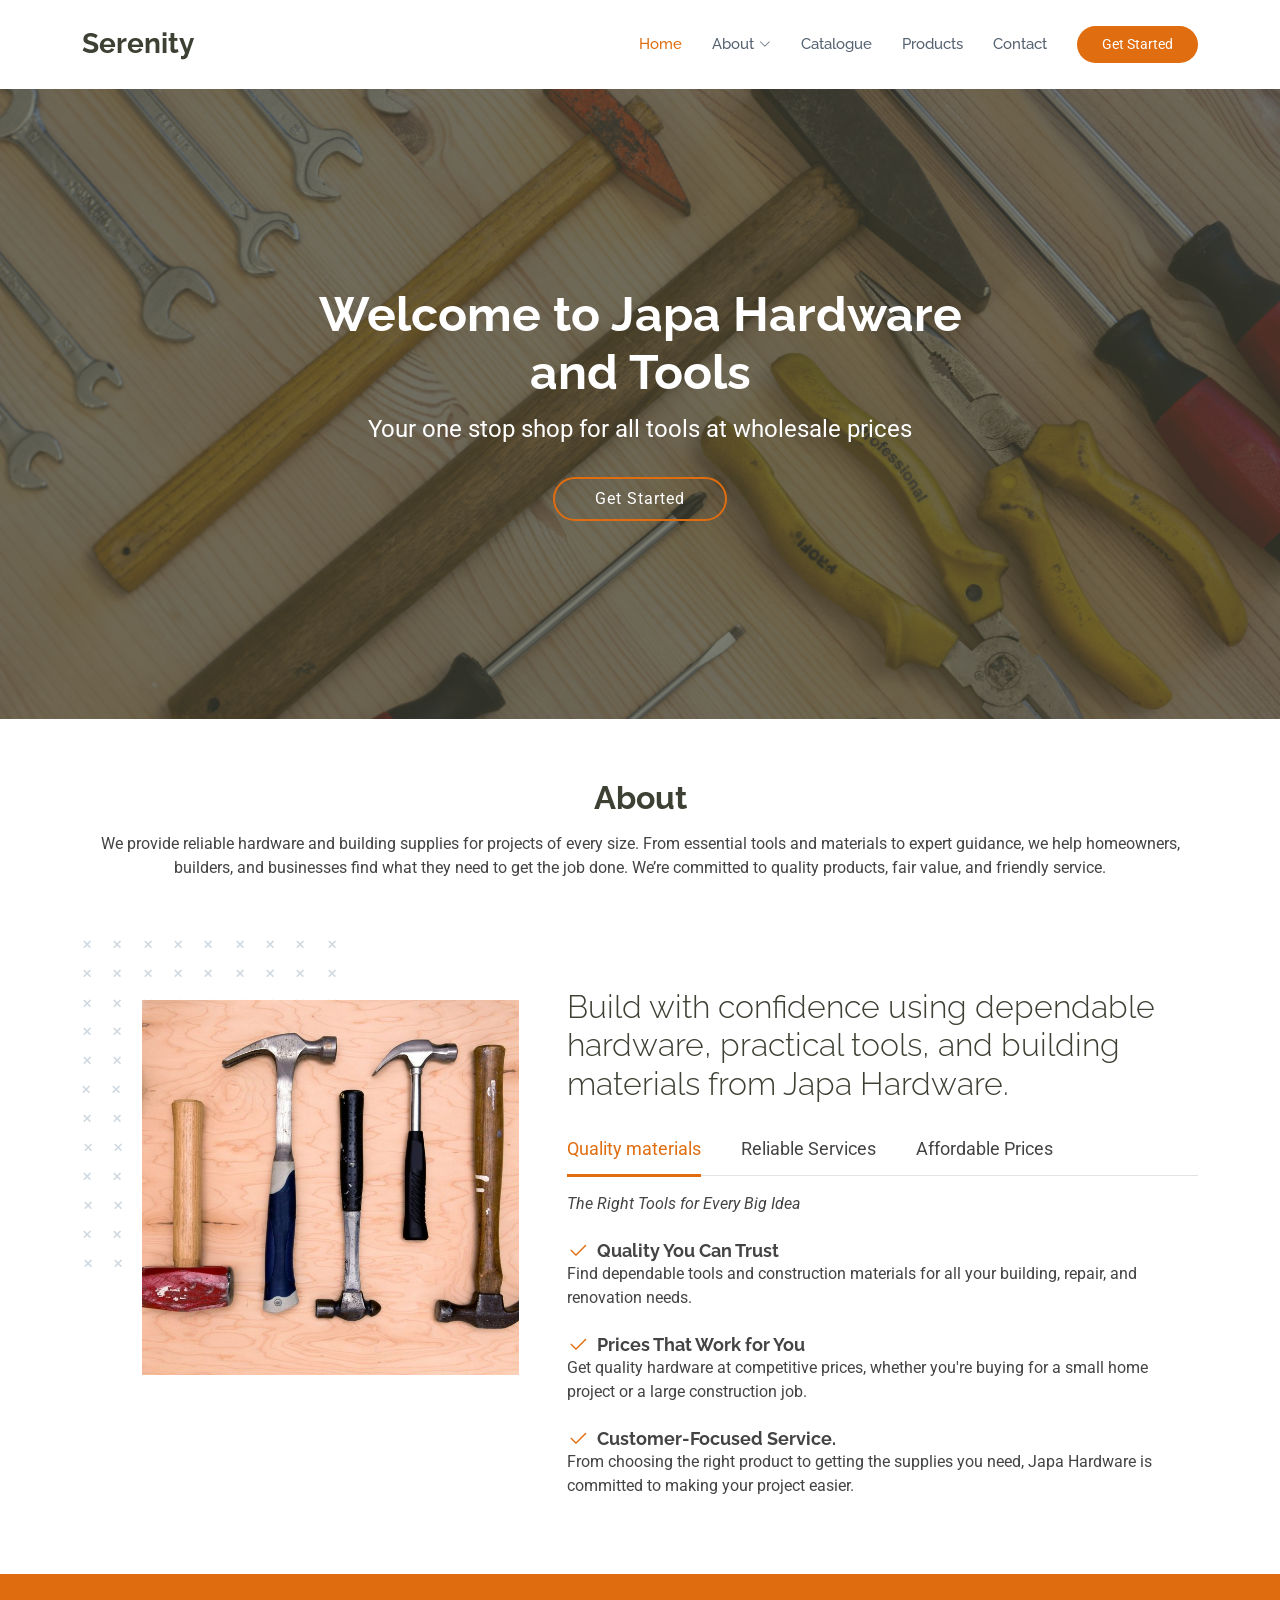
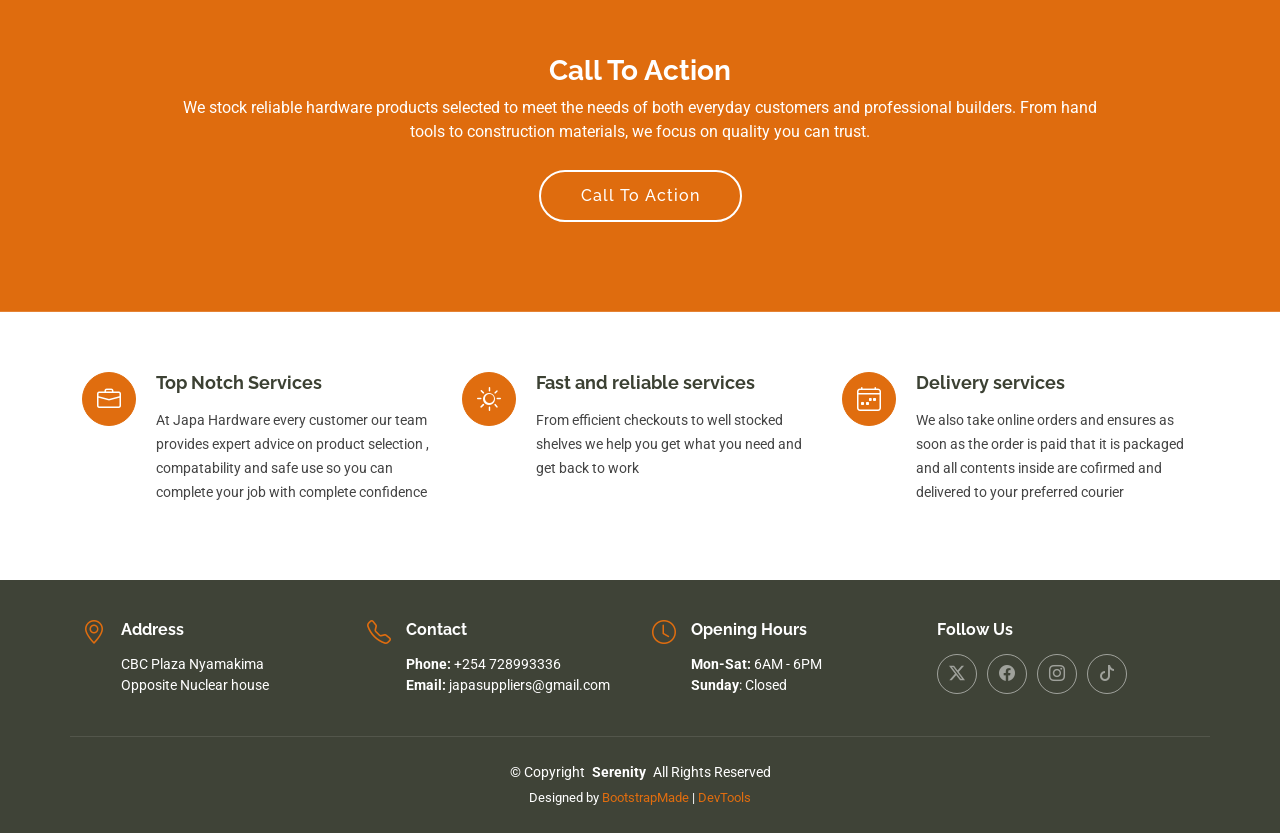
<file: sere/index.html>
<!DOCTYPE html>
<html lang="en">

<head>
  <meta charset="utf-8">
  <meta content="width=device-width, initial-scale=1.0" name="viewport">
  <title>Index - Serenity Bootstrap Template</title>
  <meta name="description" content="">
  <meta name="keywords" content="">

  <!-- Favicons -->
  <link href="assets/img/shop logo.png" rel="icon">
  <link href="assets/img/apple-touch-icon.png" rel="apple-touch-icon">

  <!-- Fonts -->
  <link href="https://fonts.googleapis.com" rel="preconnect">
  <link href="https://fonts.gstatic.com" rel="preconnect" crossorigin>
  <link href="https://fonts.googleapis.com/css2?family=Roboto:ital,wght@0,100;0,300;0,400;0,500;0,700;0,900;1,100;1,300;1,400;1,500;1,700;1,900&family=Raleway:ital,wght@0,100;0,200;0,300;0,400;0,500;0,600;0,700;0,800;0,900;1,100;1,200;1,300;1,400;1,500;1,600;1,700;1,800;1,900&display=swap" rel="stylesheet">

  <!-- Vendor CSS Files -->
  <link href="assets/vendor/bootstrap/css/bootstrap.min.css" rel="stylesheet">
  <link href="assets/vendor/bootstrap-icons/bootstrap-icons.css" rel="stylesheet">
  <link href="assets/vendor/aos/aos.css" rel="stylesheet">
  <link href="assets/vendor/swiper/swiper-bundle.min.css" rel="stylesheet">
  <link href="assets/vendor/glightbox/css/glightbox.min.css" rel="stylesheet">

  <!-- Main CSS File -->
  <link href="assets/css/main.css" rel="stylesheet">

  <!-- =======================================================
  * Template Name: Serenity
  * Template URL: https://bootstrapmade.com/serenity-bootstrap-corporate-template/
  * Updated: Aug 07 2024 with Bootstrap v5.3.3
  * Author: BootstrapMade.com
  * License: https://bootstrapmade.com/license/
  ======================================================== -->
</head>

<body class="index-page">

  <header id="header" class="header d-flex align-items-center sticky-top">
    <div class="container-fluid container-xl position-relative d-flex align-items-center">

      <a href="index.html" class="logo d-flex align-items-center me-auto">
        <!-- Uncomment the line below if you also wish to use an image logo -->
        <!-- <img src="assets/img/logo.png" alt=""> -->
        <h1 class="sitename">Serenity</h1>
      </a>

      <nav id="navmenu" class="navmenu">
        <ul>
          <li><a href="#hero" class="active">Home</a></li>
          <li class="dropdown"><a href="about.html"><span>About</span> <i class="bi bi-chevron-down toggle-dropdown"></i></a>
            <ul>
              
            
              <li class="dropdown"><a href="#"><span>Deep Dropdown</span> <i class="bi bi-chevron-down toggle-dropdown"></i></a>
                <ul>
                  <li><a href="#">Deep Dropdown 1</a></li>
                  <li><a href="#">Deep Dropdown 2</a></li>
                  <li><a href="#">Deep Dropdown 3</a></li>
                  <li><a href="#">Deep Dropdown 4</a></li>
                  <li><a href="#">Deep Dropdown 5</a></li>
                </ul>
              </li>
            </ul>
          </li>
          <li><a href="catalogue.html">Catalogue</a></li>
  
          <li><a href="products.html">Products</a></li>
      
          <li><a href="contact.html">Contact</a></li>
        </ul>
        <i class="mobile-nav-toggle d-xl-none bi bi-list"></i>
      </nav>

      <a class="btn-getstarted" href="about.html">Get Started</a>

    </div>
  </header>

  <main class="main">

    <!-- Hero Section -->
    <section id="hero" class="hero section dark-background">

      <img src="assets/img/masonry-portfolio/pexels-yavuz-eren-gungor-188978162-19582317.jpg" alt="" data-aos="fade-in">

      <div class="container text-center" data-aos="zoom-out" data-aos-delay="100">
        <div class="row justify-content-center">
          <div class="col-lg-8">
            <h2>Welcome to Japa Hardware and Tools</h2>
            <p>Your one stop shop for all tools at wholesale prices</p>
            <a href="#about" class="btn-get-started">Get Started</a>
          </div>
        </div>
      </div>

    </section><!-- /Hero Section -->

    <!-- About Section -->
    <section id="about" class="about section">

      <!-- Section Title -->
      <div class="container section-title" data-aos="fade-up">
        <h2>About</h2>
        <p>We provide reliable hardware and building supplies for projects of every size. From essential tools and materials to expert guidance, we help homeowners, builders, and businesses find what they need to get the job done. We’re committed to quality products, fair value, and friendly service.</p>

      </div><!-- End Section Title -->

      <div class="container" data-aos="fade-up">

        <div class="row g-4 g-lg-5" data-aos="fade-up" data-aos-delay="200">

          <div class="col-lg-5">
            <div class="about-img">
              <img src="assets/img/10 Types of Hammers.jpg" class="img-fluid" alt="">
            </div>
          </div>

          <div class="col-lg-7">
            <h3 class="pt-0 pt-lg-5">Build with confidence using dependable hardware, practical tools, and building materials from Japa Hardware.</h3>

            <!-- Tabs -->
            <ul class="nav nav-pills mb-3" role="tablist">
              <li><a class="nav-link active" data-bs-toggle="pill" href="#about-tab1" aria-selected="true" role="tab">Quality materials</a></li>
              <li><a class="nav-link" data-bs-toggle="pill" href="#about-tab2" aria-selected="false" tabindex="-1" role="tab">Reliable Services</a></li>
              <li><a class="nav-link" data-bs-toggle="pill" href="#about-tab3" aria-selected="false" tabindex="-1" role="tab">Affordable Prices</a></li>
            </ul><!-- End Tabs -->

            <!-- Tab Content -->
            <div class="tab-content">

              <div class="tab-pane fade show active" id="about-tab1" role="tabpanel">

                <p class="fst-italic">The Right Tools for Every Big Idea</p>

                <div class="d-flex align-items-center mt-4">
                  <i class="bi bi-check2"></i>
                  <h4>Quality You Can Trust </h4>
      
                </div>
                <p>Find dependable tools and construction materials for all your building, repair, and renovation needs.</p>
                <div class="d-flex align-items-center mt-4">
                  <i class="bi bi-check2"></i>

                  <h4>Prices That Work for You</h4>
                </div>
                <p>Get quality hardware at competitive prices, whether you're buying for a small home project or a large construction job.</p>

                <div class="d-flex align-items-center mt-4">
                  <i class="bi bi-check2"></i>
                  <h4> Customer-Focused Service.</h4>
                </div>
                <p>From choosing the right product to getting the supplies you need, Japa Hardware is committed to making your project easier.</p>

              </div><!-- End Tab 1 Content -->

              <div class="tab-pane fade" id="about-tab2" role="tabpanel">

                <p class="fst-italic">At Japa Hardware, we make shopping for hardware simple and convenient. Our goal is to provide helpful service and make sure you find what you need.</p>

                <div class="d-flex align-items-center mt-4">
                  <i class="bi bi-check2"></i>
                  <h4> Helpful Customer Service</h4>
                </div>
                 <p>Our team is available to help you choose the right products and find suitable solutions for your project.</p>

                <div class="d-flex align-items-center mt-4">
                  <i class="bi bi-check2"></i>
                  <h4>Convenient Shopping</h4>
                </div>
                <p>Browse our range of hardware products and easily find the supplies you need for your next project.</p>

                <div class="d-flex align-items-center mt-4">
                  <i class="bi bi-check2"></i>
                  <h4>Professional Assistance</h4>
                </div>
                <p>Whether you're a contractor, builder, or homeowner, we're here to help you make informed choices.</p>

              </div><!-- End Tab 2 Content -->

              <div class="tab-pane fade" id="about-tab3" role="tabpanel">

              <p class="fst-italic">We believe quality hardware should be accessible. Japa Hardware offers competitive prices to help you get the products you need while staying within your budget.</p>

                <div class="d-flex align-items-center mt-4">
                  <i class="bi bi-check2"></i>
                  <h4> Competitive Prices</h4>
                </div>
                <p>Get quality tools and hardware products at prices designed to give you value for your money.</p>

                <div class="d-flex align-items-center mt-4">
                  <i class="bi bi-check2"></i>
                  <h4> Products for Every Budget</h4>
                </div>
                <p>Whether you're working on a small repair or a larger construction project, we have options to suit different budgets.</p>

                <div class="d-flex align-items-center mt-4">
                  <i class="bi bi-check2"></i>
                  <h4> Value You Can Count On</h4>
                </div>
                <p>We combine dependable products with fair pricing to help you get more from every purchase.</p>

              </div><!-- End Tab 3 Content -->

            </div>

          </div>

        </div>

      </div>

    </section><!-- /About Section -->

    <!-- Call To Action Section -->
    <section id="call-to-action" class="call-to-action section accent-background">

      <div class="container">
        <div class="row justify-content-center" data-aos="zoom-in" data-aos-delay="100">
          <div class="col-xl-10">
            <div class="text-center">
              <h3>Call To Action</h3>
              <p>We stock reliable hardware products selected to meet the needs of both everyday customers and professional builders. From hand tools to construction materials, we focus on quality you can trust.</p>
              <a class="cta-btn" href="#">Call To Action</a>
            </div>
          </div>
        </div>
      </div>

    </section><!-- /Call To Action Section -->

    <!-- Services Section -->
    <section id="services" class="services section">

      <div class="container">

        <div class="row gy-4">

          <div class="col-lg-4 col-md-6 service-item d-flex" data-aos="fade-up" data-aos-delay="100">
            <div class="icon flex-shrink-0"><i class="bi bi-briefcase"></i></div>
            <div>
              <h4 class="title"><a href="service-details.html" class="stretched-link">Top Notch Services</a></h4>
              <p class="description">At Japa Hardware every customer our team provides expert advice on product selection , compatability and safe use so you can complete your job with complete confidence</p>
            </div>
          </div>
        
          <!---service item-->
          <div class="col-lg-4 col-md-6 service-item d-flex" data-aos="fade-up" data-aos-delay="500">
            <div class="icon flex-shrink-0"><i class="bi bi-brightness-high"></i></div>
            <div>
              <h4 class="title"><a href="service-details.html" class="stretched-link">Fast and reliable services</a></h4>
              <p class="description">From efficient checkouts to well stocked shelves we help you get what you need and get back to work</p>
            </div>
          </div><!-- End Service Item -->

          <div class="col-lg-4 col-md-6 service-item d-flex" data-aos="fade-up" data-aos-delay="600">
            <div class="icon flex-shrink-0"><i class="bi bi-calendar4-week"></i></div>
            <div>
              <h4 class="title"><a href="service-details.html" class="stretched-link">Delivery services </a></h4>
              <p class="description">We also take online orders and ensures as soon as the order is paid that it is packaged and all contents inside are cofirmed and delivered to your preferred courier </p>
            </div>
          </div><!-- End Service Item -->

        </div>

      </div>

    </section><!-- /Services Section -->

  </main>

  <footer id="footer" class="footer dark-background">

    <div class="container">
      <div class="row gy-3">
        <div class="col-lg-3 col-md-6 d-flex">
          <i class="bi bi-geo-alt icon"></i>
          <div class="address">
            <h4>Address</h4>
            <p>CBC Plaza Nyamakima</p>
            <p>Opposite Nuclear house</p>
            <p></p>
          </div>

        </div>

        <div class="col-lg-3 col-md-6 d-flex">
          <i class="bi bi-telephone icon"></i>
          <div>
            <h4>Contact</h4>
            <p>
              <strong>Phone:</strong> <span>+254 728993336</span><br>
              <strong>Email:</strong> <span>japasuppliers@gmail.com</span><br>
            </p>
          </div>
        </div>

        <div class="col-lg-3 col-md-6 d-flex">
          <i class="bi bi-clock icon"></i>
          <div>
            <h4>Opening Hours</h4>
            <p>
              <strong>Mon-Sat:</strong> <span>6AM - 6PM</span><br>
              <strong>Sunday</strong>: <span>Closed</span>
            </p>
          </div>
        </div>

        <div class="col-lg-3 col-md-6">
          <h4>Follow Us</h4>
          <div class="social-links d-flex">
            <a href="#" class="twitter"><i class="bi bi-twitter-x"></i></a>
            <a href="#" class="facebook"><i class="bi bi-facebook"></i></a>
            <a href="#" class="instagram"><i class="bi bi-instagram"></i></a>
            <a href="#" class="tiktok"><i class="bi bi-tiktok"></i></a>
          </div>
        </div>

      </div>
    </div>

    <div class="container copyright text-center mt-4">
      <p>© <span>Copyright</span> <strong class="px-1 sitename">Serenity</strong> <span>All Rights Reserved</span></p>
      <div class="credits">
        <!-- All the links in the footer should remain intact. -->
        <!-- You can delete the links only if you've purchased the pro version. -->
        <!-- Licensing information: https://bootstrapmade.com/license/ -->
        <!-- Purchase the pro version with working PHP/AJAX contact form: [buy-url] -->
        Designed by <a href="https://bootstrapmade.com/">BootstrapMade</a> | <a href="https://bootstrapmade.com/tools/">DevTools</a>
      </div>
    </div>

  </footer>

  <!-- Scroll Top -->
  <a href="#" id="scroll-top" class="scroll-top d-flex align-items-center justify-content-center"><i class="bi bi-arrow-up-short"></i></a>

  <!-- Preloader -->
  <div id="preloader"></div>

  <!-- Vendor JS Files -->
  <script src="assets/vendor/bootstrap/js/bootstrap.bundle.min.js"></script>
  <script src="assets/vendor/php-email-form/validate.js"></script>
  <script src="assets/vendor/aos/aos.js"></script>
  <script src="assets/vendor/purecounter/purecounter_vanilla.js"></script>
  <script src="assets/vendor/waypoints/noframework.waypoints.js"></script>
  <script src="assets/vendor/swiper/swiper-bundle.min.js"></script>
  <script src="assets/vendor/glightbox/js/glightbox.min.js"></script>
  <script src="assets/vendor/imagesloaded/imagesloaded.pkgd.min.js"></script>
  <script src="assets/vendor/isotope-layout/isotope.pkgd.min.js"></script>

  <!-- Main JS File -->
  <script src="assets/js/main.js"></script>

</body>

</html>
</file>
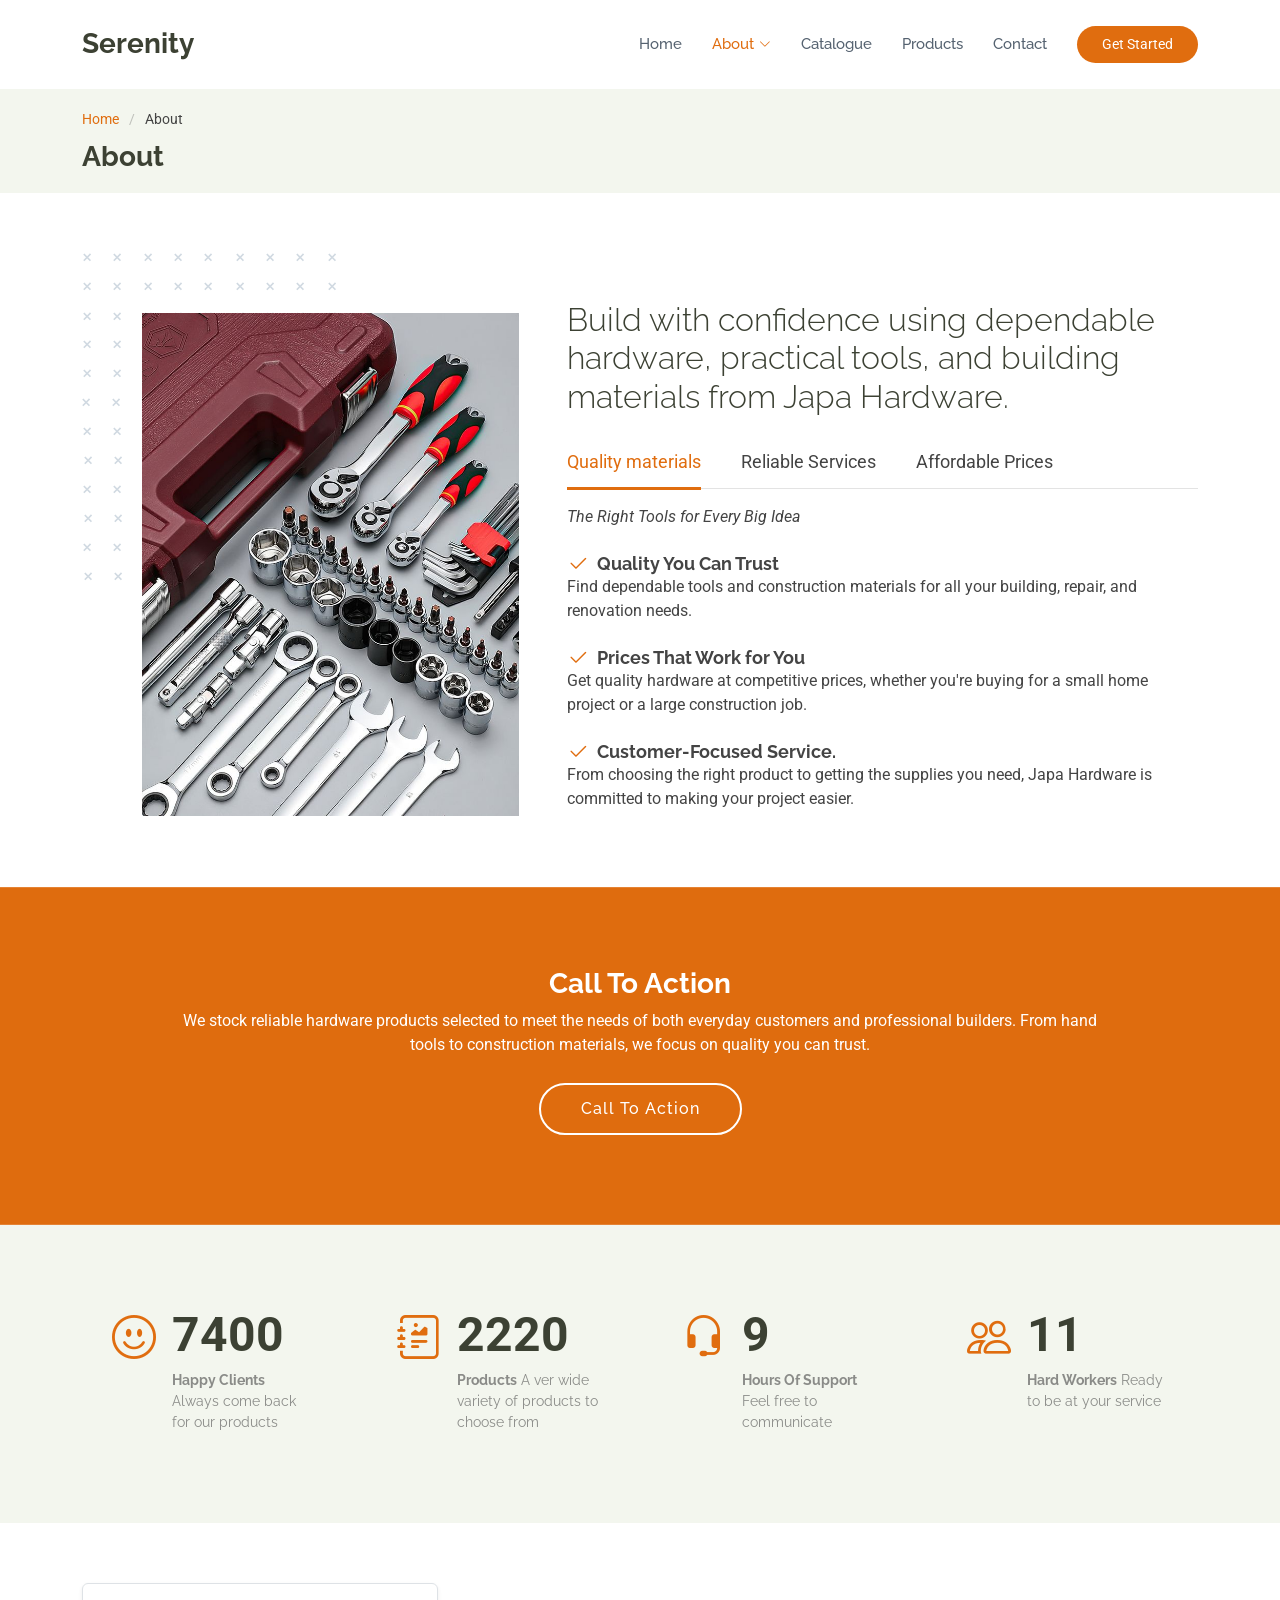
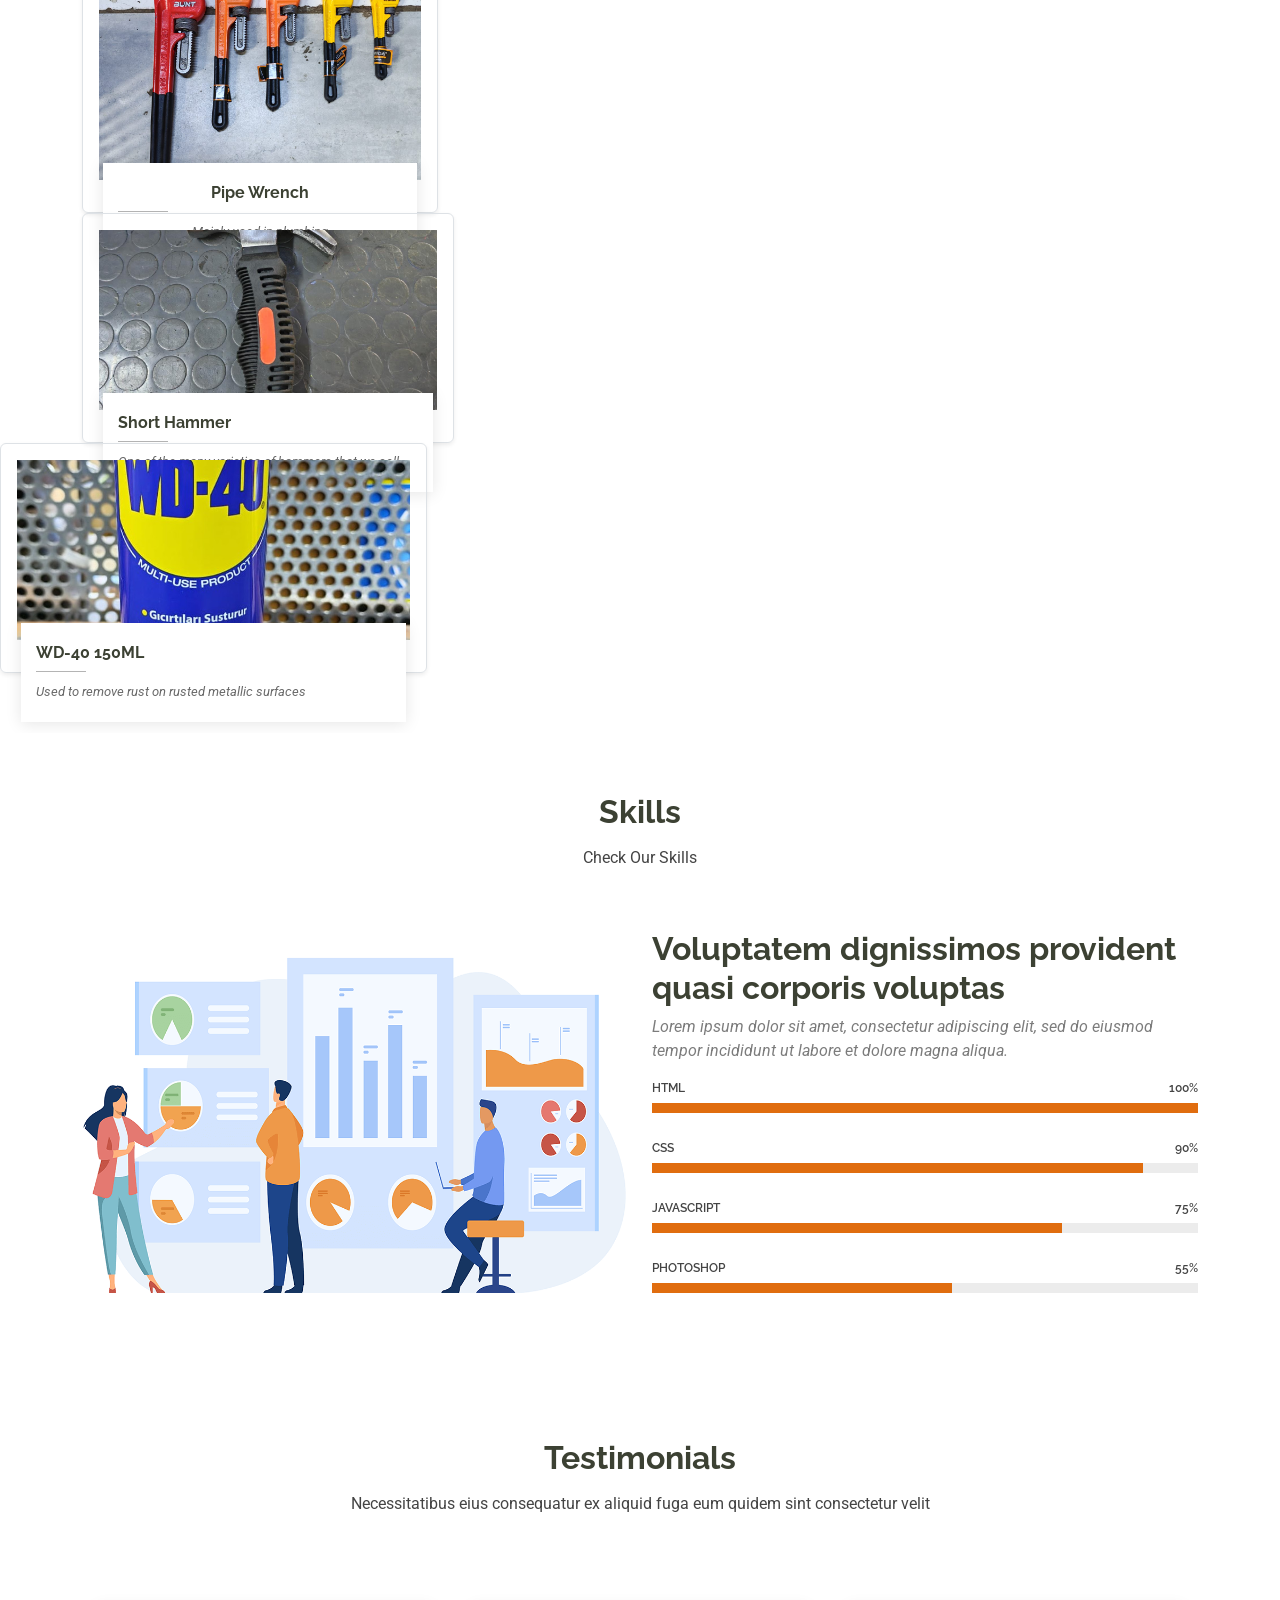
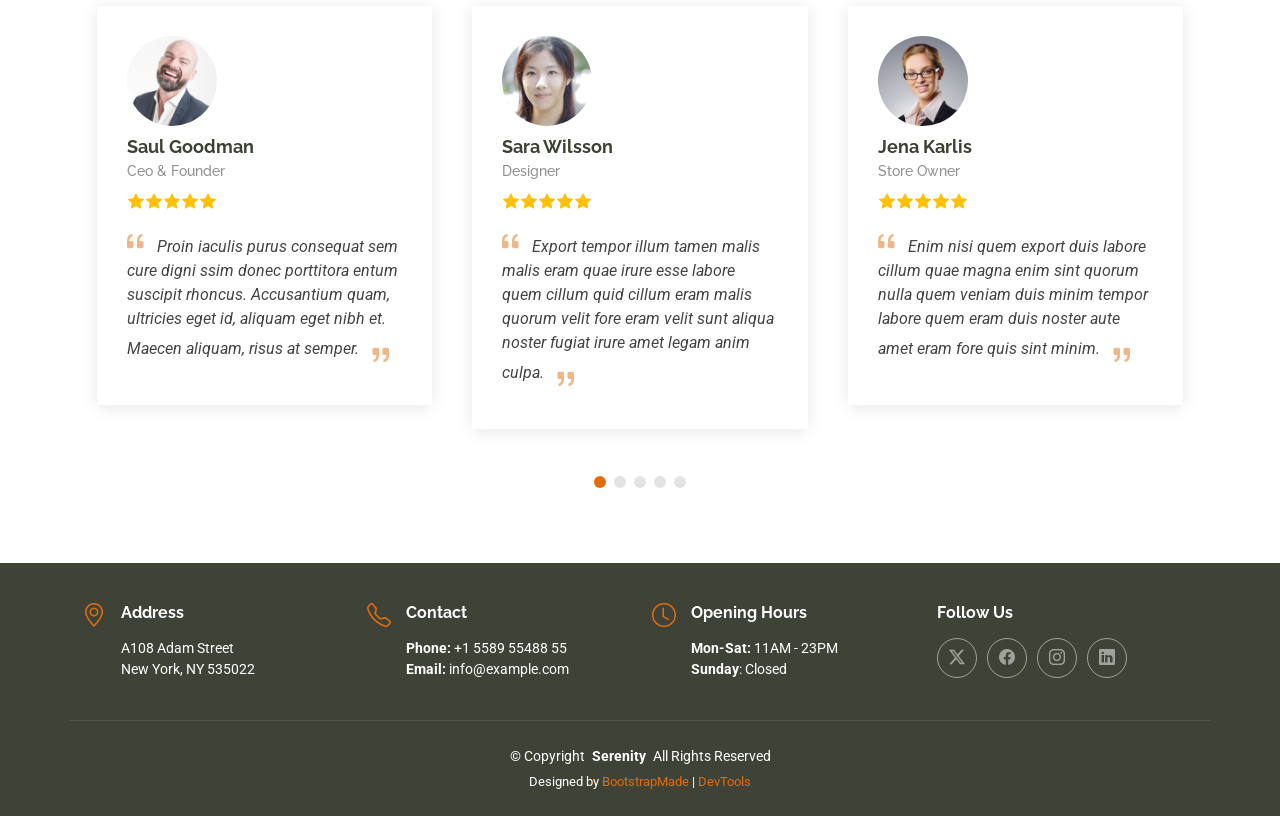
<file: sere/about.html>
<!DOCTYPE html>
<html lang="en">

<head>
  <meta charset="utf-8">
  <meta content="width=device-width, initial-scale=1.0" name="viewport">
  <title>About - Serenity Bootstrap Template</title>
  <meta name="description" content="">
  <meta name="keywords" content="">

  <!-- Favicons -->
  <link href="assets/img/favicon.png" rel="icon">
  <link href="assets/img/apple-touch-icon.png" rel="apple-touch-icon">

  <!-- Fonts -->
  <link href="https://fonts.googleapis.com" rel="preconnect">
  <link href="https://fonts.gstatic.com" rel="preconnect" crossorigin>
  <link href="https://fonts.googleapis.com/css2?family=Roboto:ital,wght@0,100;0,300;0,400;0,500;0,700;0,900;1,100;1,300;1,400;1,500;1,700;1,900&family=Raleway:ital,wght@0,100;0,200;0,300;0,400;0,500;0,600;0,700;0,800;0,900;1,100;1,200;1,300;1,400;1,500;1,600;1,700;1,800;1,900&display=swap" rel="stylesheet">

  <!-- Vendor CSS Files -->
  <link href="assets/vendor/bootstrap/css/bootstrap.min.css" rel="stylesheet">
  <link href="assets/vendor/bootstrap-icons/bootstrap-icons.css" rel="stylesheet">
  <link href="assets/vendor/aos/aos.css" rel="stylesheet">
  <link href="assets/vendor/swiper/swiper-bundle.min.css" rel="stylesheet">
  <link href="assets/vendor/glightbox/css/glightbox.min.css" rel="stylesheet">

  <!-- Main CSS File -->
  <link href="assets/css/main.css" rel="stylesheet">

  <!-- =======================================================
  * Template Name: Serenity
  * Template URL: https://bootstrapmade.com/serenity-bootstrap-corporate-template/
  * Updated: Aug 07 2024 with Bootstrap v5.3.3
  * Author: BootstrapMade.com
  * License: https://bootstrapmade.com/license/
  ======================================================== -->
</head>

<body class="about-page">

  <header id="header" class="header d-flex align-items-center sticky-top">
    <div class="container-fluid container-xl position-relative d-flex align-items-center">

      <a href="index.html" class="logo d-flex align-items-center me-auto">
        <!-- Uncomment the line below if you also wish to use an image logo -->
        <!-- <img src="assets/img/logo.png" alt=""> -->
        <h1 class="sitename">Serenity</h1>
      </a>

      <nav id="navmenu" class="navmenu">
        <ul>
          <li><a href="#hero">Home</a></li>
          <li class="dropdown"><a href="about.html" class="active"><span>About</span> <i class="bi bi-chevron-down toggle-dropdown"></i></a>
            <ul>
              <li><a href="team.html">Team</a></li>
              <li><a href="testimonials.html">Testimonials</a></li>
              <li class="dropdown"><a href="#"><span>Deep Dropdown</span> <i class="bi bi-chevron-down toggle-dropdown"></i></a>
                <ul>
                  <li><a href="#">Deep Dropdown 1</a></li>
                  <li><a href="#">Deep Dropdown 2</a></li>
                  <li><a href="#">Deep Dropdown 3</a></li>
                  <li><a href="#">Deep Dropdown 4</a></li>
                  <li><a href="#">Deep Dropdown 5</a></li>
                </ul>
              </li>
            </ul>
          </li>
          
          <li><a href="catalogue.html">Catalogue</a></li>
          
          <li><a href="products.html">Products</a></li>
          
          <li><a href="contact.html">Contact</a></li>
        </ul>
        <i class="mobile-nav-toggle d-xl-none bi bi-list"></i>
      </nav>

      <a class="btn-getstarted" href="about.html">Get Started</a>

    </div>
  </header>

  <main class="main">

    <!-- Page Title -->
    <div class="page-title light-background">
      <div class="container">
        <nav class="breadcrumbs">
          <ol>
            <li><a href="index.html">Home</a></li>
            <li class="current">About</li>
          </ol>
        </nav>
        <h1>About</h1>
      </div>
    </div><!-- End Page Title -->

    <!-- About 2 Section -->
    <section id="about-2" class="about-2 section">

      <div class="container" data-aos="fade-up">

        <div class="row g-4 g-lg-5" data-aos="fade-up" data-aos-delay="200">

          <div class="col-lg-5">
            <div class="about-img">
              <img src="assets/img/46.jpg" class="img-fluid" alt="">
            </div>
          </div>

          <div class="col-lg-7">
            <h3 class="pt-0 pt-lg-5">Build with confidence using dependable hardware, practical tools, and building materials from Japa Hardware.</h3>



            <!-- Tabs -->
            <ul class="nav nav-pills mb-3">
              <li><a class="nav-link active" data-bs-toggle="pill" href="#about-tab1" aria-selected="true" role="tab">Quality materials</a></li>
              <li><a class="nav-link" data-bs-toggle="pill" href="#about-tab2" aria-selected="false" tabindex="-1" role="tab">Reliable Services</a></li>
              <li><a class="nav-link" data-bs-toggle="pill" href="#about-tab3" aria-selected="false" tabindex="-1" role="tab">Affordable Prices</a></li>
            </ul><!-- End Tabs -->

            <!-- Tab Content -->
            <div class="tab-content">

              <div class="tab-pane fade show active" id="about-tab1" role="tabpanel">

                <p class="fst-italic">The Right Tools for Every Big Idea</p>

                <div class="d-flex align-items-center mt-4">
                  <i class="bi bi-check2"></i>
                  <h4>Quality You Can Trust </h4>
      
                </div>
                <p>Find dependable tools and construction materials for all your building, repair, and renovation needs.</p>
                <div class="d-flex align-items-center mt-4">
                  <i class="bi bi-check2"></i>

                  <h4>Prices That Work for You</h4>
                </div>
                <p>Get quality hardware at competitive prices, whether you're buying for a small home project or a large construction job.</p>

                <div class="d-flex align-items-center mt-4">
                  <i class="bi bi-check2"></i>
                  <h4> Customer-Focused Service.</h4>
                </div>
                <p>From choosing the right product to getting the supplies you need, Japa Hardware is committed to making your project easier.</p>

              </div><!-- End Tab 1 Content -->

              <div class="tab-pane fade" id="about-tab2" role="tabpanel">

                <p class="fst-italic">At Japa Hardware, we make shopping for hardware simple and convenient. Our goal is to provide helpful service and make sure you find what you need.</p>

                <div class="d-flex align-items-center mt-4">
                  <i class="bi bi-check2"></i>
                  <h4> Helpful Customer Service</h4>
                </div>
                 <p>Our team is available to help you choose the right products and find suitable solutions for your project.</p>

                <div class="d-flex align-items-center mt-4">
                  <i class="bi bi-check2"></i>
                  <h4>Convenient Shopping</h4>
                </div>
                <p>Browse our range of hardware products and easily find the supplies you need for your next project.</p>

                <div class="d-flex align-items-center mt-4">
                  <i class="bi bi-check2"></i>
                  <h4>Professional Assistance</h4>
                </div>
                <p>Whether you're a contractor, builder, or homeowner, we're here to help you make informed choices.</p>

              </div><!-- End Tab 2 Content -->

              <div class="tab-pane fade" id="about-tab3" role="tabpanel">

              <p class="fst-italic">We believe quality hardware should be accessible. Japa Hardware offers competitive prices to help you get the products you need while staying within your budget.</p>

                <div class="d-flex align-items-center mt-4">
                  <i class="bi bi-check2"></i>
                  <h4> Competitive Prices</h4>
                </div>
                <p>Get quality tools and hardware products at prices designed to give you value for your money.</p>

                <div class="d-flex align-items-center mt-4">
                  <i class="bi bi-check2"></i>
                  <h4> Products for Every Budget</h4>
                </div>
                <p>Whether you're working on a small repair or a larger construction project, we have options to suit different budgets.</p>

                <div class="d-flex align-items-center mt-4">
                  <i class="bi bi-check2"></i>
                  <h4> Value You Can Count On</h4>
                </div>
                <p>We combine dependable products with fair pricing to help you get more from every purchase.</p>

              </div><!-- End Tab 3 Content -->

            </div>

          </div>

        </div>

      </div>

    </section><!-- /About Section -->

    <!-- Call To Action Section -->
    <section id="call-to-action" class="call-to-action section accent-background">

      <div class="container">
        <div class="row justify-content-center" data-aos="zoom-in" data-aos-delay="100">
          <div class="col-xl-10">
            <div class="text-center">
              <h3>Call To Action</h3>
              <p>We stock reliable hardware products selected to meet the needs of both everyday customers and professional builders. From hand tools to construction materials, we focus on quality you can trust.</p>
              <a class="cta-btn" href="#">Call To Action</a>
            </div>
          </div>
        </div>
      </div>
              



    </section><!-- /About 2 Section -->

    <!-- Stats Section -->
    <section id="stats" class="stats section light-background">

      <div class="container" data-aos="fade-up" data-aos-delay="100">

        <div class="row gy-4">

          <div class="col-lg-3 col-md-6">
            <div class="stats-item">
              <i class="bi bi-emoji-smile"></i>
              <span data-purecounter-start="0" data-purecounter-end="+10000" data-purecounter-duration="1" class="purecounter"></span>
              <p><strong>Happy Clients</strong> <span>Always come back for our products</span></p>
            </div>
          </div><!-- End Stats Item -->

          <div class="col-lg-3 col-md-6">
            <div class="stats-item">
              <i class="bi bi-journal-richtext"></i>
              <span data-purecounter-start="0" data-purecounter-end="3000" data-purecounter-duration="1" class="purecounter"></span>
              <p><strong>Products</strong> <span>A ver wide variety of products to choose from</span></p>
            </div>
          </div><!-- End Stats Item -->

          <div class="col-lg-3 col-md-6">
            <div class="stats-item">
              <i class="bi bi-headset"></i>
              <span data-purecounter-start="0" data-purecounter-end="12" data-purecounter-duration="1" class="purecounter"></span>
              <p><strong>Hours Of Support</strong> <span>Feel free to communicate</span></p>
            </div>
          </div><!-- End Stats Item -->

          <div class="col-lg-3 col-md-6">
            <div class="stats-item">
              <i class="bi bi-people"></i>
              <span data-purecounter-start="0" data-purecounter-end="15" data-purecounter-duration="1" class="purecounter"></span>
              <p><strong>Hard Workers</strong> <span>Ready to be at your service</span></p>
            </div>
          </div><!-- End Stats Item -->

        </div>

      </div>

    </section><!-- /Stats Section -->

    <!-- Team Section -->
    <section id="team" class="team section">

      <div class="container gy-5">

        <div class="row flex-nowrap align-items-stretch g-4">

          <div class="cols-md-6 col-lg-4"  data-aos="fade-up" data-aos-delay="100">
            <div class="member border rounded p-3 text-center h-100 shadow-sm d-flex flex-column justify-content-between">
              <div class="pic mb-3" style="height: 180px; width:100% ; display: flex; align-items: center;justify-content: center;"><img src="assets/img/testimonials/japa/pipe wrench.jpeg" class="img-fluid" alt= "w-100 rounded"></div>
              <div class="member-info">
                <h4>Pipe Wrench</h4>
                <span>Mainly used in plumbing</span>
                
                </div>
              </div>
            </div>
          </div><!-- End Team Member -->

          <div class="col-md-6 col-lg-4" data-aos="fade-up" data-aos-delay="200">
            <div class="member border rounded p-3 h-100 shadow-sm d-flex flex-column justify-content-between">
              <div class="pic mb-3"style="height: 180px; width:100% ; display: flex; align-items: center;justify-content: center;"><img src="assets/img/testimonials/japa/short hammer.jpeg" class="img-fluid" alt="" class="img-fluid w-100 rounded"></div>
              <div class="member-info">
                <h4>Short Hammer</h4>
                <span>One of the many varieties of hammers that we sell</span>
              
                   </div>
              </div>
            </div>
          </div><!-- End Team Member -->

          <div class="col-md-6 col-lg-4" data-aos="fade-up" data-aos-delay="300">
            <div class="member border rounded p-3  h-100 shadow-sm d-flex flex-column justify-content-between">
              <div class="pic mb-3" style="height: 180px; width:100% ; display: flex; align-items: center;justify-content: center;"><img src="assets/img/testimonials/japa/WD 150ML.jpeg" class="img-fluid" alt="" class="img-fluid w-100 rounded"></div>
              <div class="member-info">
                <h4>WD-40 150ML</h4>
                <span>Used to remove rust on rusted metallic surfaces</span>
            
              </div>
            </div>
          </div><!-- End Team Member -->

        </div>

      </div>

    </section><!-- /Team Section -->

    <!-- Skills Section -->
    <section id="skills" class="skills section">

      <!-- Section Title -->
      <div class="container section-title" data-aos="fade-up">
        <h2>Skills</h2>
        <p>Check Our Skills</p>
      </div><!-- End Section Title -->

      <div class="container" data-aos="fade-up" data-aos-delay="100">

        <div class="row">

          <div class="col-lg-6 d-flex align-items-center">
            <img src="assets/img/skills.png" class="img-fluid" alt="">
          </div>

          <div class="col-lg-6 pt-4 pt-lg-0 content">

            <h3>Voluptatem dignissimos provident quasi corporis voluptas</h3>
            <p class="fst-italic">
              Lorem ipsum dolor sit amet, consectetur adipiscing elit, sed do eiusmod tempor incididunt ut labore et dolore magna aliqua.
            </p>

            <div class="skills-content skills-animation">

              <div class="progress">
                <span class="skill"><span>HTML</span> <i class="val">100%</i></span>
                <div class="progress-bar-wrap">
                  <div class="progress-bar" role="progressbar" aria-valuenow="100" aria-valuemin="0" aria-valuemax="100"></div>
                </div>
              </div><!-- End Skills Item -->

              <div class="progress">
                <span class="skill"><span>CSS</span> <i class="val">90%</i></span>
                <div class="progress-bar-wrap">
                  <div class="progress-bar" role="progressbar" aria-valuenow="90" aria-valuemin="0" aria-valuemax="100"></div>
                </div>
              </div><!-- End Skills Item -->

              <div class="progress">
                <span class="skill"><span>JavaScript</span> <i class="val">75%</i></span>
                <div class="progress-bar-wrap">
                  <div class="progress-bar" role="progressbar" aria-valuenow="75" aria-valuemin="0" aria-valuemax="100"></div>
                </div>
              </div><!-- End Skills Item -->

              <div class="progress">
                <span class="skill"><span>Photoshop</span> <i class="val">55%</i></span>
                <div class="progress-bar-wrap">
                  <div class="progress-bar" role="progressbar" aria-valuenow="55" aria-valuemin="0" aria-valuemax="100"></div>
                </div>
              </div><!-- End Skills Item -->

            </div>

          </div>
        </div>

      </div>

    </section><!-- /Skills Section -->

    <!-- Testimonials Section -->
    <section id="testimonials" class="testimonials section">

      <!-- Section Title -->
      <div class="container section-title" data-aos="fade-up">
        <h2>Testimonials</h2>
        <p>Necessitatibus eius consequatur ex aliquid fuga eum quidem sint consectetur velit</p>
      </div><!-- End Section Title -->

      <div class="container" data-aos="fade-up" data-aos-delay="100">

        <div class="swiper init-swiper">
          <script type="application/json" class="swiper-config">
            {
              "loop": true,
              "speed": 600,
              "autoplay": {
                "delay": 5000
              },
              "slidesPerView": "auto",
              "pagination": {
                "el": ".swiper-pagination",
                "type": "bullets",
                "clickable": true
              },
              "breakpoints": {
                "320": {
                  "slidesPerView": 1,
                  "spaceBetween": 40
                },
                "1200": {
                  "slidesPerView": 3,
                  "spaceBetween": 10
                }
              }
            }
          </script>
          <div class="swiper-wrapper">

            <div class="swiper-slide">
              <div class="testimonial-item">
                <img src="assets/img/testimonials/testimonials-1.jpg" class="testimonial-img" alt="">
                <h3>Saul Goodman</h3>
                <h4>Ceo &amp; Founder</h4>
                <div class="stars">
                  <i class="bi bi-star-fill"></i><i class="bi bi-star-fill"></i><i class="bi bi-star-fill"></i><i class="bi bi-star-fill"></i><i class="bi bi-star-fill"></i>
                </div>
                <p>
                  <i class="bi bi-quote quote-icon-left"></i>
                  <span>Proin iaculis purus consequat sem cure digni ssim donec porttitora entum suscipit rhoncus. Accusantium quam, ultricies eget id, aliquam eget nibh et. Maecen aliquam, risus at semper.</span>
                  <i class="bi bi-quote quote-icon-right"></i>
                </p>
              </div>
            </div><!-- End testimonial item -->

            <div class="swiper-slide">
              <div class="testimonial-item">
                <img src="assets/img/testimonials/testimonials-2.jpg" class="testimonial-img" alt="">
                <h3>Sara Wilsson</h3>
                <h4>Designer</h4>
                <div class="stars">
                  <i class="bi bi-star-fill"></i><i class="bi bi-star-fill"></i><i class="bi bi-star-fill"></i><i class="bi bi-star-fill"></i><i class="bi bi-star-fill"></i>
                </div>
                <p>
                  <i class="bi bi-quote quote-icon-left"></i>
                  <span>Export tempor illum tamen malis malis eram quae irure esse labore quem cillum quid cillum eram malis quorum velit fore eram velit sunt aliqua noster fugiat irure amet legam anim culpa.</span>
                  <i class="bi bi-quote quote-icon-right"></i>
                </p>
              </div>
            </div><!-- End testimonial item -->

            <div class="swiper-slide">
              <div class="testimonial-item">
                <img src="assets/img/testimonials/testimonials-3.jpg" class="testimonial-img" alt="">
                <h3>Jena Karlis</h3>
                <h4>Store Owner</h4>
                <div class="stars">
                  <i class="bi bi-star-fill"></i><i class="bi bi-star-fill"></i><i class="bi bi-star-fill"></i><i class="bi bi-star-fill"></i><i class="bi bi-star-fill"></i>
                </div>
                <p>
                  <i class="bi bi-quote quote-icon-left"></i>
                  <span>Enim nisi quem export duis labore cillum quae magna enim sint quorum nulla quem veniam duis minim tempor labore quem eram duis noster aute amet eram fore quis sint minim.</span>
                  <i class="bi bi-quote quote-icon-right"></i>
                </p>
              </div>
            </div><!-- End testimonial item -->

            <div class="swiper-slide">
              <div class="testimonial-item">
                <img src="assets/img/testimonials/testimonials-4.jpg" class="testimonial-img" alt="">
                <h3>Matt Brandon</h3>
                <h4>Freelancer</h4>
                <div class="stars">
                  <i class="bi bi-star-fill"></i><i class="bi bi-star-fill"></i><i class="bi bi-star-fill"></i><i class="bi bi-star-fill"></i><i class="bi bi-star-fill"></i>
                </div>
                <p>
                  <i class="bi bi-quote quote-icon-left"></i>
                  <span>Fugiat enim eram quae cillum dolore dolor amet nulla culpa multos export minim fugiat minim velit minim dolor enim duis veniam ipsum anim magna sunt elit fore quem dolore labore illum veniam.</span>
                  <i class="bi bi-quote quote-icon-right"></i>
                </p>
              </div>
            </div><!-- End testimonial item -->

            <div class="swiper-slide">
              <div class="testimonial-item">
                <img src="assets/img/testimonials/testimonials-5.jpg" class="testimonial-img" alt="">
                <h3>John Larson</h3>
                <h4>Entrepreneur</h4>
                <div class="stars">
                  <i class="bi bi-star-fill"></i><i class="bi bi-star-fill"></i><i class="bi bi-star-fill"></i><i class="bi bi-star-fill"></i><i class="bi bi-star-fill"></i>
                </div>
                <p>
                  <i class="bi bi-quote quote-icon-left"></i>
                  <span>Quis quorum aliqua sint quem legam fore sunt eram irure aliqua veniam tempor noster veniam enim culpa labore duis sunt culpa nulla illum cillum fugiat legam esse veniam culpa fore nisi cillum quid.</span>
                  <i class="bi bi-quote quote-icon-right"></i>
                </p>
              </div>
            </div><!-- End testimonial item -->

          </div>
          <div class="swiper-pagination"></div>
        </div>

      </div>

    </section><!-- /Testimonials Section -->

  </main>

  <footer id="footer" class="footer dark-background">

    <div class="container">
      <div class="row gy-3">
        <div class="col-lg-3 col-md-6 d-flex">
          <i class="bi bi-geo-alt icon"></i>
          <div class="address">
            <h4>Address</h4>
            <p>A108 Adam Street</p>
            <p>New York, NY 535022</p>
            <p></p>
          </div>

        </div>

        <div class="col-lg-3 col-md-6 d-flex">
          <i class="bi bi-telephone icon"></i>
          <div>
            <h4>Contact</h4>
            <p>
              <strong>Phone:</strong> <span>+1 5589 55488 55</span><br>
              <strong>Email:</strong> <span>info@example.com</span><br>
            </p>
          </div>
        </div>

        <div class="col-lg-3 col-md-6 d-flex">
          <i class="bi bi-clock icon"></i>
          <div>
            <h4>Opening Hours</h4>
            <p>
              <strong>Mon-Sat:</strong> <span>11AM - 23PM</span><br>
              <strong>Sunday</strong>: <span>Closed</span>
            </p>
          </div>
        </div>

        <div class="col-lg-3 col-md-6">
          <h4>Follow Us</h4>
          <div class="social-links d-flex">
            <a href="#" class="twitter"><i class="bi bi-twitter-x"></i></a>
            <a href="#" class="facebook"><i class="bi bi-facebook"></i></a>
            <a href="#" class="instagram"><i class="bi bi-instagram"></i></a>
            <a href="#" class="linkedin"><i class="bi bi-linkedin"></i></a>
          </div>
        </div>

      </div>
    </div>

    <div class="container copyright text-center mt-4">
      <p>© <span>Copyright</span> <strong class="px-1 sitename">Serenity</strong> <span>All Rights Reserved</span></p>
      <div class="credits">
        <!-- All the links in the footer should remain intact. -->
        <!-- You can delete the links only if you've purchased the pro version. -->
        <!-- Licensing information: https://bootstrapmade.com/license/ -->
        <!-- Purchase the pro version with working PHP/AJAX contact form: [buy-url] -->
        Designed by <a href="https://bootstrapmade.com/">BootstrapMade</a> | <a href="https://bootstrapmade.com/tools/">DevTools</a>
      </div>
    </div>

  </footer>

  <!-- Scroll Top -->
  <a href="#" id="scroll-top" class="scroll-top d-flex align-items-center justify-content-center"><i class="bi bi-arrow-up-short"></i></a>

  <!-- Preloader -->
  <div id="preloader"></div>

  <!-- Vendor JS Files -->
  <script src="assets/vendor/bootstrap/js/bootstrap.bundle.min.js"></script>
  <script src="assets/vendor/php-email-form/validate.js"></script>
  <script src="assets/vendor/aos/aos.js"></script>
  <script src="assets/vendor/purecounter/purecounter_vanilla.js"></script>
  <script src="assets/vendor/waypoints/noframework.waypoints.js"></script>
  <script src="assets/vendor/swiper/swiper-bundle.min.js"></script>
  <script src="assets/vendor/glightbox/js/glightbox.min.js"></script>
  <script src="assets/vendor/imagesloaded/imagesloaded.pkgd.min.js"></script>
  <script src="assets/vendor/isotope-layout/isotope.pkgd.min.js"></script>

  <!-- Main JS File -->
  <script src="assets/js/main.js"></script>

</body>

</html>
</file>
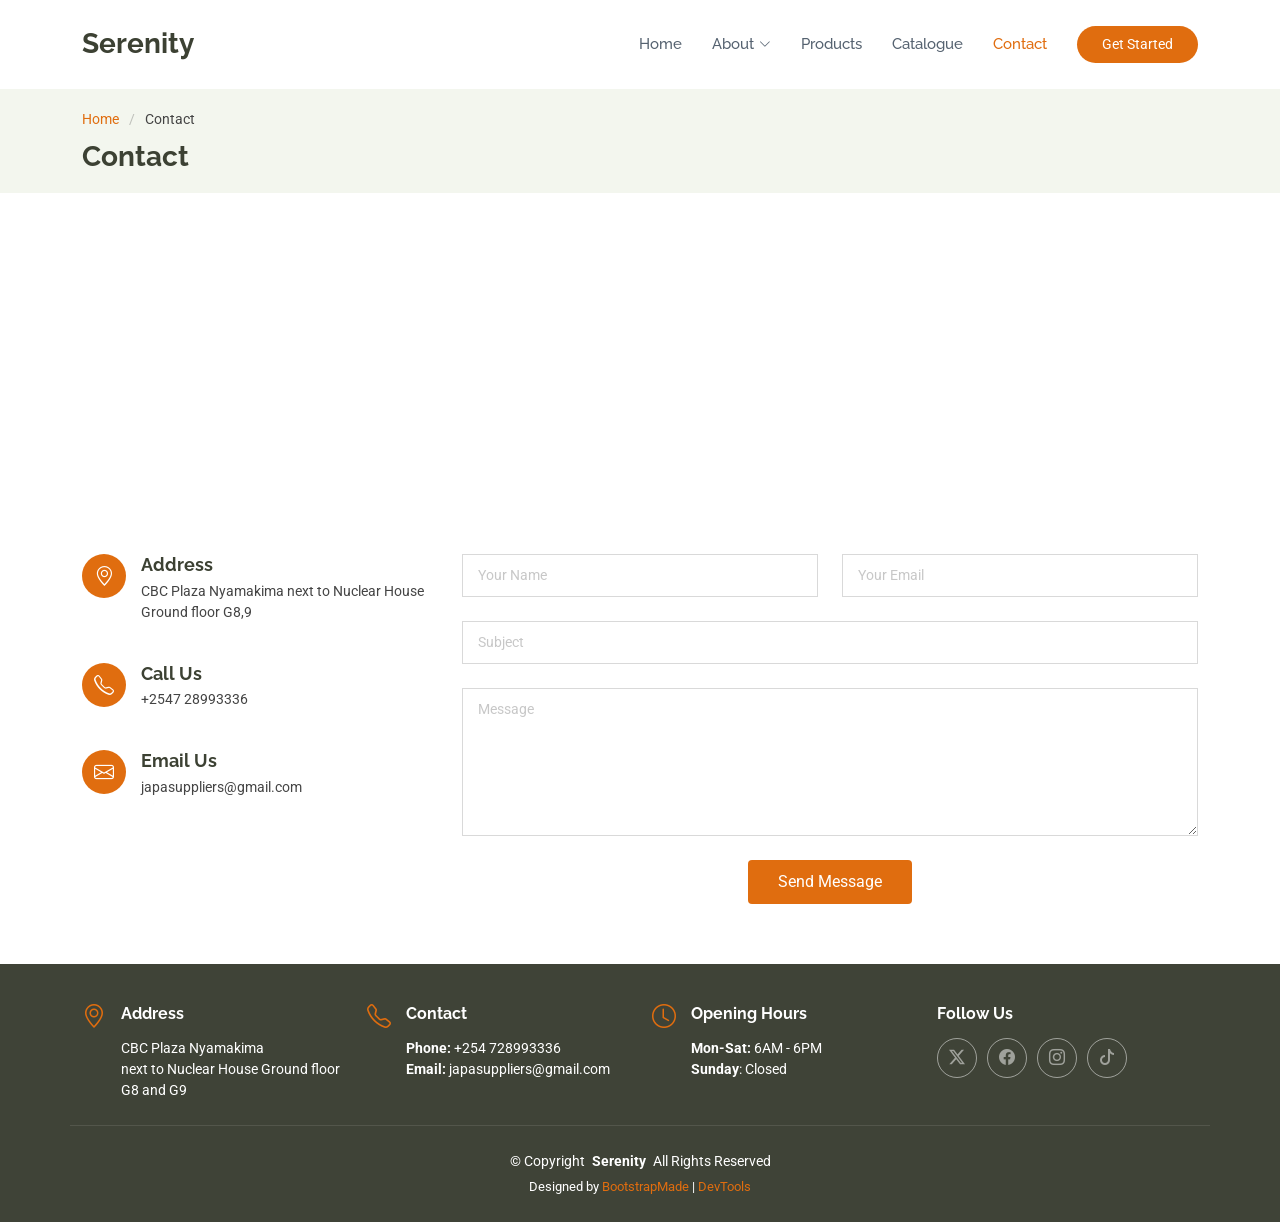
<file: sere/contact.html>
<!DOCTYPE html>
<html lang="en">

<head>
  <meta charset="utf-8">
  <meta content="width=device-width, initial-scale=1.0" name="viewport">
  <title>Contact - Serenity Bootstrap Template</title>
  <meta name="description" content="">
  <meta name="keywords" content="">

  <!-- Favicons -->
  <link href="assets/img/favicon.png" rel="icon">
  <link href="assets/img/apple-touch-icon.png" rel="apple-touch-icon">

  <!-- Fonts -->
  <link href="https://fonts.googleapis.com" rel="preconnect">
  <link href="https://fonts.gstatic.com" rel="preconnect" crossorigin>
  <link href="https://fonts.googleapis.com/css2?family=Roboto:ital,wght@0,100;0,300;0,400;0,500;0,700;0,900;1,100;1,300;1,400;1,500;1,700;1,900&family=Raleway:ital,wght@0,100;0,200;0,300;0,400;0,500;0,600;0,700;0,800;0,900;1,100;1,200;1,300;1,400;1,500;1,600;1,700;1,800;1,900&display=swap" rel="stylesheet">

  <!-- Vendor CSS Files -->
  <link href="assets/vendor/bootstrap/css/bootstrap.min.css" rel="stylesheet">
  <link href="assets/vendor/bootstrap-icons/bootstrap-icons.css" rel="stylesheet">
  <link href="assets/vendor/aos/aos.css" rel="stylesheet">
  <link href="assets/vendor/swiper/swiper-bundle.min.css" rel="stylesheet">
  <link href="assets/vendor/glightbox/css/glightbox.min.css" rel="stylesheet">

  <!-- Main CSS File -->
  <link href="assets/css/main.css" rel="stylesheet">

  <!-- =======================================================
  * Template Name: Serenity
  * Template URL: https://bootstrapmade.com/serenity-bootstrap-corporate-template/
  * Updated: Aug 07 2024 with Bootstrap v5.3.3
  * Author: BootstrapMade.com
  * License: https://bootstrapmade.com/license/
  ======================================================== -->
</head>

<body class="contact-page">

  <header id="header" class="header d-flex align-items-center sticky-top">
    <div class="container-fluid container-xl position-relative d-flex align-items-center">

      <a href="index.html" class="logo d-flex align-items-center me-auto">
        <!-- Uncomment the line below if you also wish to use an image logo -->
        <!-- <img src="assets/img/logo.png" alt=""> -->
        <h1 class="sitename">Serenity</h1>
      </a>

      <nav id="navmenu" class="navmenu">
        <ul>
          <li><a href="#hero">Home</a></li>
          <li class="dropdown"><a href="about.html"><span>About</span> <i class="bi bi-chevron-down toggle-dropdown"></i></a>
            <ul>
              
              <li><a href="testimonials.html">Testimonials</a></li>
              <li class="dropdown"><a href="#"><span>Deep Dropdown</span> <i class="bi bi-chevron-down toggle-dropdown"></i></a>
                <ul>
                  <li><a href="#">Deep Dropdown 1</a></li>
                  <li><a href="#">Deep Dropdown 2</a></li>
                  <li><a href="#">Deep Dropdown 3</a></li>
                  <li><a href="#">Deep Dropdown 4</a></li>
                  <li><a href="#">Deep Dropdown 5</a></li>
                </ul>
              </li>
            </ul>
          </li>
          
          
          <li><a href="products.html">Products</a></li>
          <li><a href="catalogue.html">Catalogue</a></li>
          <li><a href="contact.html" class="active">Contact</a></li>
        </ul>
        <i class="mobile-nav-toggle d-xl-none bi bi-list"></i>
      </nav>

      <a class="btn-getstarted" href="about.html">Get Started</a>

    </div>
  </header>

  <main class="main">

    <!-- Page Title -->
    <div class="page-title light-background">
      <div class="container">
        <nav class="breadcrumbs">
          <ol>
            <li><a href="index.html">Home</a></li>
            <li class="current">Contact</li>
          </ol>
        </nav>
        <h1>Contact</h1>
      </div>
    </div><!-- End Page Title -->

    <!-- Contact Section -->
    <section id="contact" class="contact section">

      <div class="container" data-aos="fade-up" data-aos-delay="100">

        <div class="mb-4" data-aos="fade-up" data-aos-delay="200">
          <iframe style="border: 0; width: 100%; height: 270px;" src="https://www.google.com/maps/embed?pb=!1m18!1m12!1m3!1d3988.817765763574!2d36.82834297352182!3d-1.283188735619711!2m3!1f0!2f0!3f0!3m2!1i1024!2i768!4f13.1!3m3!1m2!1s0x182f110028fb3171%3A0xbf95d5808b5acc3d!2sCBC%20plaza!5e0!3m2!1sen!2ske!4v1790841945470!5m2!1sen!2ske" width="600" height="450" style="border:0;" allowfullscreen="" loading="lazy" referrerpolicy="strict-origin-when-cross-origin"></iframe>
        </div><!-- End Google Maps -->

        <div class="row gy-4">

          <div class="col-lg-4">
            <div class="info-item d-flex" data-aos="fade-up" data-aos-delay="300">
              <i class="bi bi-geo-alt flex-shrink-0"></i>
              <div>
                <h3>Address</h3>
                <p>CBC Plaza Nyamakima next to Nuclear House Ground floor G8,9</p>
              </div>
            </div><!-- End Info Item -->

            <div class="info-item d-flex" data-aos="fade-up" data-aos-delay="400">
              <i class="bi bi-telephone flex-shrink-0"></i>
              <div>
                <h3>Call Us</h3>
                <p>+2547 28993336</p>
              </div>
            </div><!-- End Info Item -->

            <div class="info-item d-flex" data-aos="fade-up" data-aos-delay="500">
              <i class="bi bi-envelope flex-shrink-0"></i>
              <div>
                <h3>Email Us</h3>
                <p>japasuppliers@gmail.com</p>
              </div>
            </div><!-- End Info Item -->

          </div>

          <div class="col-lg-8">
            <form action="forms/contact.php" method="post" class="php-email-form" data-aos="fade-up" data-aos-delay="200">
              <div class="row gy-4">

                <div class="col-md-6">
                  <input type="text" name="name" class="form-control" placeholder="Your Name" required="">
                </div>

                <div class="col-md-6 ">
                  <input type="email" class="form-control" name="email" placeholder="Your Email" required="">
                </div>

                <div class="col-md-12">
                  <input type="text" class="form-control" name="subject" placeholder="Subject" required="">
                </div>

                <div class="col-md-12">
                  <textarea class="form-control" name="message" rows="6" placeholder="Message" required=""></textarea>
                </div>

                <div class="col-md-12 text-center">
                  <div class="loading">Loading</div>
                  <div class="error-message"></div>
                  <div class="sent-message">Your message has been sent. Thank you!</div>

                  <button type="submit">Send Message</button>
                </div>

              </div>
            </form>
          </div><!-- End Contact Form -->

        </div>

      </div>

    </section><!-- /Contact Section -->

  </main>

  <footer id="footer" class="footer dark-background">

    <div class="container">
      <div class="row gy-3">
        <div class="col-lg-3 col-md-6 d-flex">
          <i class="bi bi-geo-alt icon"></i>
          <div class="address">
            <h4>Address</h4>
            <p>CBC Plaza Nyamakima</p>
            <p> next to Nuclear House Ground floor </p>
            <p>G8 and G9</p>
          </div>

        </div>

        <div class="col-lg-3 col-md-6 d-flex">
          <i class="bi bi-telephone icon"></i>
          <div>
            <h4>Contact</h4>
            <p>
              <strong>Phone:</strong> <span>+254 728993336</span><br>
              <strong>Email:</strong> <span>japasuppliers@gmail.com</span><br>
            </p>
          </div>
        </div>

        <div class="col-lg-3 col-md-6 d-flex">
          <i class="bi bi-clock icon"></i>
          <div>
            <h4>Opening Hours</h4>
            <p>
              <strong>Mon-Sat:</strong> <span>6AM - 6PM</span><br>
              <strong>Sunday</strong>: <span>Closed</span>
            </p>
          </div>
        </div>

        <div class="col-lg-3 col-md-6">
          <h4>Follow Us</h4>
          <div class="social-links d-flex">
            <a href="#" class="twitter"><i class="bi bi-twitter-x"></i></a>
            <a href="#" class="facebook"><i class="bi bi-facebook"></i></a>
            <a href="#" class="instagram"><i class="bi bi-instagram"></i></a>
            <a href="#" class="tiktok"><i class="bi bi-tiktok"></i></a>
          </div>
        </div>

      </div>
    </div>

    <div class="container copyright text-center mt-4">
      <p>© <span>Copyright</span> <strong class="px-1 sitename">Serenity</strong> <span>All Rights Reserved</span></p>
      <div class="credits">
        <!-- All the links in the footer should remain intact. -->
        <!-- You can delete the links only if you've purchased the pro version. -->
        <!-- Licensing information: https://bootstrapmade.com/license/ -->
        <!-- Purchase the pro version with working PHP/AJAX contact form: [buy-url] -->
        Designed by <a href="https://bootstrapmade.com/">BootstrapMade</a> | <a href="https://bootstrapmade.com/tools/">DevTools</a>
      </div>
    </div>

  </footer>

  <!-- Scroll Top -->
  <a href="#" id="scroll-top" class="scroll-top d-flex align-items-center justify-content-center"><i class="bi bi-arrow-up-short"></i></a>

  <!-- Preloader -->
  <div id="preloader"></div>

  <!-- Vendor JS Files -->
  <script src="assets/vendor/bootstrap/js/bootstrap.bundle.min.js"></script>
  <script src="assets/vendor/php-email-form/validate.js"></script>
  <script src="assets/vendor/aos/aos.js"></script>
  <script src="assets/vendor/purecounter/purecounter_vanilla.js"></script>
  <script src="assets/vendor/waypoints/noframework.waypoints.js"></script>
  <script src="assets/vendor/swiper/swiper-bundle.min.js"></script>
  <script src="assets/vendor/glightbox/js/glightbox.min.js"></script>
  <script src="assets/vendor/imagesloaded/imagesloaded.pkgd.min.js"></script>
  <script src="assets/vendor/isotope-layout/isotope.pkgd.min.js"></script>

  <!-- Main JS File -->
  <script src="assets/js/main.js"></script>

</body>

</html>
</file>
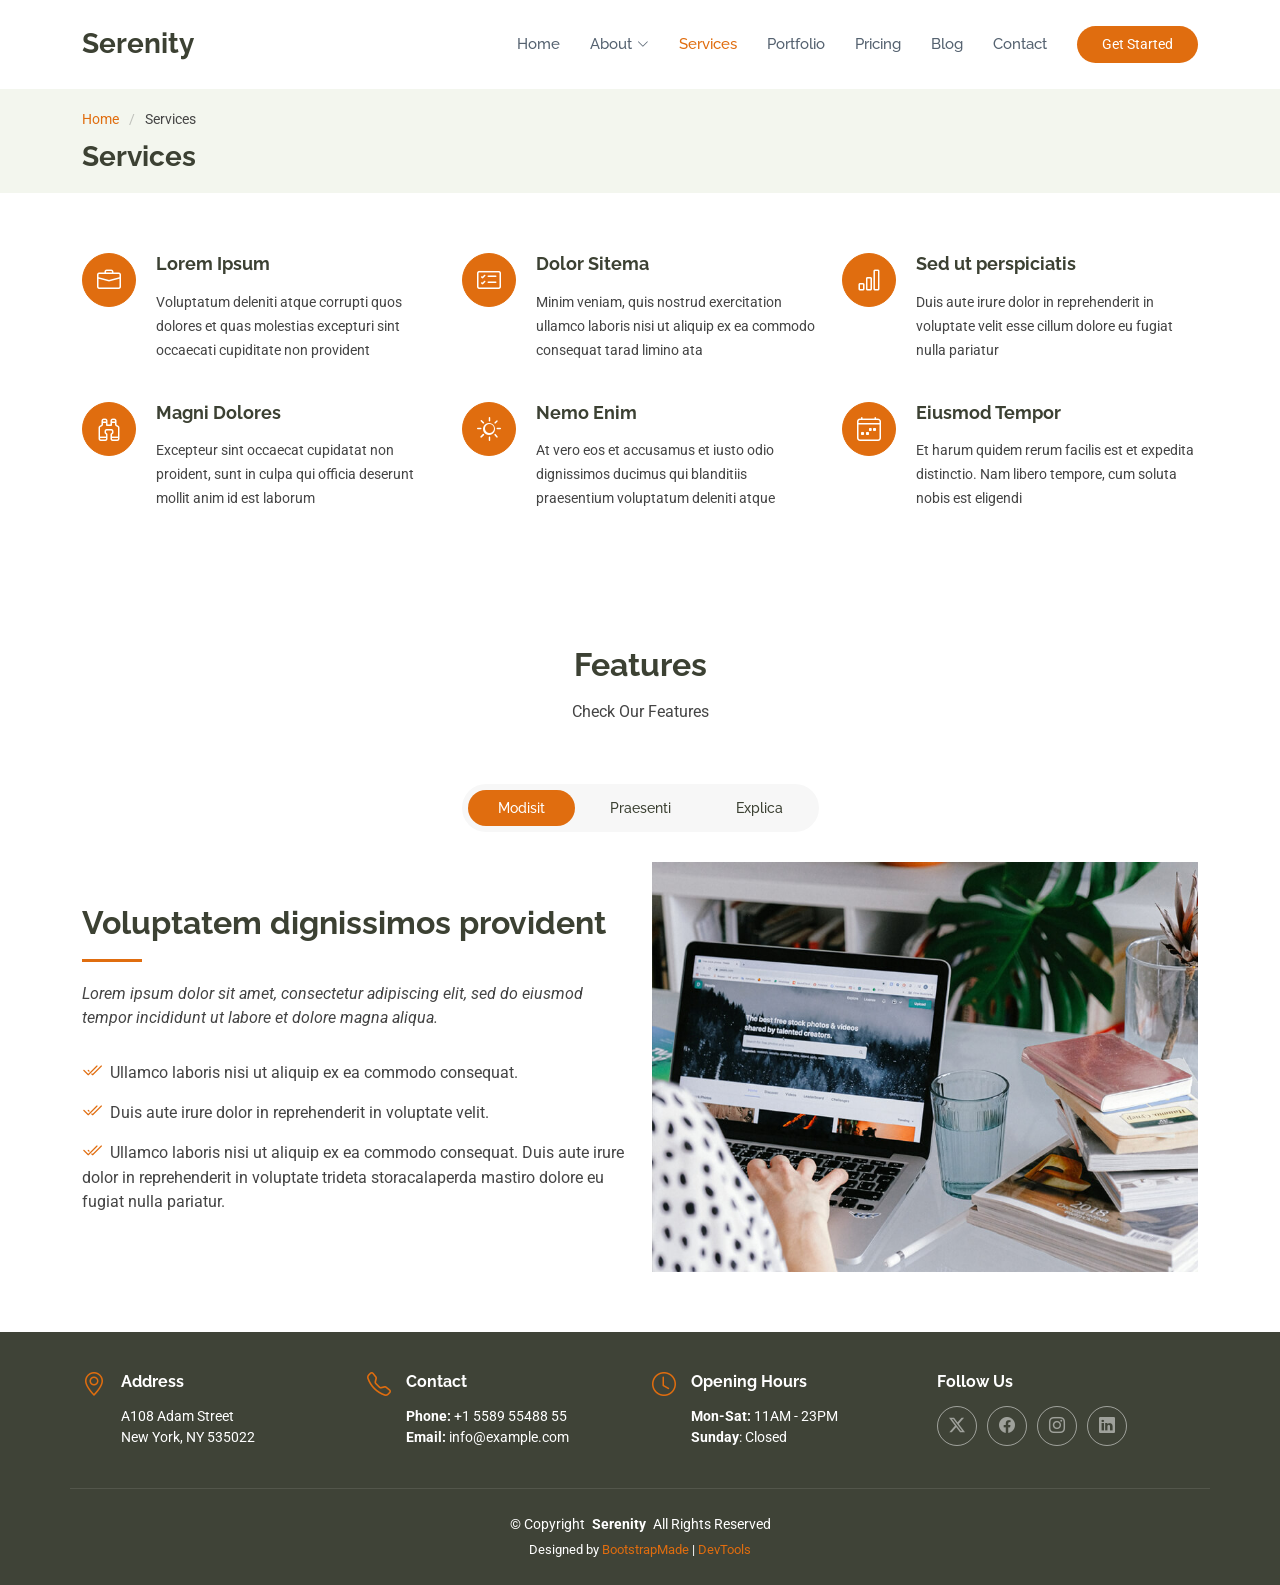
<file: sere/services.html>
<!DOCTYPE html>
<html lang="en">

<head>
  <meta charset="utf-8">
  <meta content="width=device-width, initial-scale=1.0" name="viewport">
  <title>Services - Serenity Bootstrap Template</title>
  <meta name="description" content="">
  <meta name="keywords" content="">

  <!-- Favicons -->
  <link href="assets/img/favicon.png" rel="icon">
  <link href="assets/img/apple-touch-icon.png" rel="apple-touch-icon">

  <!-- Fonts -->
  <link href="https://fonts.googleapis.com" rel="preconnect">
  <link href="https://fonts.gstatic.com" rel="preconnect" crossorigin>
  <link href="https://fonts.googleapis.com/css2?family=Roboto:ital,wght@0,100;0,300;0,400;0,500;0,700;0,900;1,100;1,300;1,400;1,500;1,700;1,900&family=Raleway:ital,wght@0,100;0,200;0,300;0,400;0,500;0,600;0,700;0,800;0,900;1,100;1,200;1,300;1,400;1,500;1,600;1,700;1,800;1,900&display=swap" rel="stylesheet">

  <!-- Vendor CSS Files -->
  <link href="assets/vendor/bootstrap/css/bootstrap.min.css" rel="stylesheet">
  <link href="assets/vendor/bootstrap-icons/bootstrap-icons.css" rel="stylesheet">
  <link href="assets/vendor/aos/aos.css" rel="stylesheet">
  <link href="assets/vendor/swiper/swiper-bundle.min.css" rel="stylesheet">
  <link href="assets/vendor/glightbox/css/glightbox.min.css" rel="stylesheet">

  <!-- Main CSS File -->
  <link href="assets/css/main.css" rel="stylesheet">

  <!-- =======================================================
  * Template Name: Serenity
  * Template URL: https://bootstrapmade.com/serenity-bootstrap-corporate-template/
  * Updated: Aug 07 2024 with Bootstrap v5.3.3
  * Author: BootstrapMade.com
  * License: https://bootstrapmade.com/license/
  ======================================================== -->
</head>

<body class="services-page">

  <header id="header" class="header d-flex align-items-center sticky-top">
    <div class="container-fluid container-xl position-relative d-flex align-items-center">

      <a href="index.html" class="logo d-flex align-items-center me-auto">
        <!-- Uncomment the line below if you also wish to use an image logo -->
        <!-- <img src="assets/img/logo.png" alt=""> -->
        <h1 class="sitename">Serenity</h1>
      </a>

      <nav id="navmenu" class="navmenu">
        <ul>
          <li><a href="#hero">Home</a></li>
          <li class="dropdown"><a href="about.html"><span>About</span> <i class="bi bi-chevron-down toggle-dropdown"></i></a>
            <ul>
              <li><a href="team.html">Team</a></li>
              <li><a href="testimonials.html">Testimonials</a></li>
              <li class="dropdown"><a href="#"><span>Deep Dropdown</span> <i class="bi bi-chevron-down toggle-dropdown"></i></a>
                <ul>
                  <li><a href="#">Deep Dropdown 1</a></li>
                  <li><a href="#">Deep Dropdown 2</a></li>
                  <li><a href="#">Deep Dropdown 3</a></li>
                  <li><a href="#">Deep Dropdown 4</a></li>
                  <li><a href="#">Deep Dropdown 5</a></li>
                </ul>
              </li>
            </ul>
          </li>
          <li><a href="services.html" class="active">Services</a></li>
          <li><a href="portfolio.html">Portfolio</a></li>
          <li><a href="pricing.html">Pricing</a></li>
          <li><a href="blog.html">Blog</a></li>
          <li><a href="contact.html">Contact</a></li>
        </ul>
        <i class="mobile-nav-toggle d-xl-none bi bi-list"></i>
      </nav>

      <a class="btn-getstarted" href="about.html">Get Started</a>

    </div>
  </header>

  <main class="main">

    <!-- Page Title -->
    <div class="page-title light-background">
      <div class="container">
        <nav class="breadcrumbs">
          <ol>
            <li><a href="index.html">Home</a></li>
            <li class="current">Services</li>
          </ol>
        </nav>
        <h1>Services</h1>
      </div>
    </div><!-- End Page Title -->

    <!-- Services Section -->
    <section id="services" class="services section">

      <div class="container">

        <div class="row gy-4">

          <div class="col-lg-4 col-md-6 service-item d-flex" data-aos="fade-up" data-aos-delay="100">
            <div class="icon flex-shrink-0"><i class="bi bi-briefcase"></i></div>
            <div>
              <h4 class="title"><a href="service-details.html" class="stretched-link">Lorem Ipsum</a></h4>
              <p class="description">Voluptatum deleniti atque corrupti quos dolores et quas molestias excepturi sint occaecati cupiditate non provident</p>
            </div>
          </div>
          <!-- End Service Item -->

          <div class="col-lg-4 col-md-6 service-item d-flex" data-aos="fade-up" data-aos-delay="200">
            <div class="icon flex-shrink-0"><i class="bi bi-card-checklist"></i></div>
            <div>
              <h4 class="title"><a href="service-details.html" class="stretched-link">Dolor Sitema</a></h4>
              <p class="description">Minim veniam, quis nostrud exercitation ullamco laboris nisi ut aliquip ex ea commodo consequat tarad limino ata</p>
            </div>
          </div><!-- End Service Item -->

          <div class="col-lg-4 col-md-6 service-item d-flex" data-aos="fade-up" data-aos-delay="300">
            <div class="icon flex-shrink-0"><i class="bi bi-bar-chart"></i></div>
            <div>
              <h4 class="title"><a href="service-details.html" class="stretched-link">Sed ut perspiciatis</a></h4>
              <p class="description">Duis aute irure dolor in reprehenderit in voluptate velit esse cillum dolore eu fugiat nulla pariatur</p>
            </div>
          </div><!-- End Service Item -->

          <div class="col-lg-4 col-md-6 service-item d-flex" data-aos="fade-up" data-aos-delay="400">
            <div class="icon flex-shrink-0"><i class="bi bi-binoculars"></i></div>
            <div>
              <h4 class="title"><a href="service-details.html" class="stretched-link">Magni Dolores</a></h4>
              <p class="description">Excepteur sint occaecat cupidatat non proident, sunt in culpa qui officia deserunt mollit anim id est laborum</p>
            </div>
          </div><!-- End Service Item -->

          <div class="col-lg-4 col-md-6 service-item d-flex" data-aos="fade-up" data-aos-delay="500">
            <div class="icon flex-shrink-0"><i class="bi bi-brightness-high"></i></div>
            <div>
              <h4 class="title"><a href="service-details.html" class="stretched-link">Nemo Enim</a></h4>
              <p class="description">At vero eos et accusamus et iusto odio dignissimos ducimus qui blanditiis praesentium voluptatum deleniti atque</p>
            </div>
          </div><!-- End Service Item -->

          <div class="col-lg-4 col-md-6 service-item d-flex" data-aos="fade-up" data-aos-delay="600">
            <div class="icon flex-shrink-0"><i class="bi bi-calendar4-week"></i></div>
            <div>
              <h4 class="title"><a href="service-details.html" class="stretched-link">Eiusmod Tempor</a></h4>
              <p class="description">Et harum quidem rerum facilis est et expedita distinctio. Nam libero tempore, cum soluta nobis est eligendi</p>
            </div>
          </div><!-- End Service Item -->

        </div>

      </div>

    </section><!-- /Services Section -->

    <!-- Features Section -->
    <section id="features" class="features section">

      <!-- Section Title -->
      <div class="container section-title" data-aos="fade-up">
        <h2>Features</h2>
        <p>Check Our Features</p>
      </div><!-- End Section Title -->

      <div class="container">

        <div class="d-flex justify-content-center">

          <ul class="nav nav-tabs" data-aos="fade-up" data-aos-delay="100">

            <li class="nav-item">
              <a class="nav-link active show" data-bs-toggle="tab" data-bs-target="#features-tab-1">
                <h4>Modisit</h4>
              </a>
            </li><!-- End tab nav item -->

            <li class="nav-item">
              <a class="nav-link" data-bs-toggle="tab" data-bs-target="#features-tab-2">
                <h4>Praesenti</h4>
              </a><!-- End tab nav item -->

            </li>
            <li class="nav-item">
              <a class="nav-link" data-bs-toggle="tab" data-bs-target="#features-tab-3">
                <h4>Explica</h4>
              </a>
            </li><!-- End tab nav item -->

          </ul>

        </div>

        <div class="tab-content" data-aos="fade-up" data-aos-delay="200">

          <div class="tab-pane fade active show" id="features-tab-1">
            <div class="row">
              <div class="col-lg-6 order-2 order-lg-1 mt-3 mt-lg-0 d-flex flex-column justify-content-center">
                <h3>Voluptatem dignissimos provident</h3>
                <p class="fst-italic">
                  Lorem ipsum dolor sit amet, consectetur adipiscing elit, sed do eiusmod tempor incididunt ut labore et dolore
                  magna aliqua.
                </p>
                <ul>
                  <li><i class="bi bi-check2-all"></i> <span>Ullamco laboris nisi ut aliquip ex ea commodo consequat.</span></li>
                  <li><i class="bi bi-check2-all"></i> <span>Duis aute irure dolor in reprehenderit in voluptate velit.</span></li>
                  <li><i class="bi bi-check2-all"></i> <span>Ullamco laboris nisi ut aliquip ex ea commodo consequat. Duis aute irure dolor in reprehenderit in voluptate trideta storacalaperda mastiro dolore eu fugiat nulla pariatur.</span></li>
                </ul>
              </div>
              <div class="col-lg-6 order-1 order-lg-2 text-center">
                <img src="assets/img/working-1.jpg" alt="" class="img-fluid">
              </div>
            </div>
          </div><!-- End tab content item -->

          <div class="tab-pane fade" id="features-tab-2">
            <div class="row">
              <div class="col-lg-6 order-2 order-lg-1 mt-3 mt-lg-0 d-flex flex-column justify-content-center">
                <h3>Neque exercitationem debitis</h3>
                <p class="fst-italic">
                  Lorem ipsum dolor sit amet, consectetur adipiscing elit, sed do eiusmod tempor incididunt ut labore et dolore
                  magna aliqua.
                </p>
                <ul>
                  <li><i class="bi bi-check2-all"></i> <span>Ullamco laboris nisi ut aliquip ex ea commodo consequat.</span></li>
                  <li><i class="bi bi-check2-all"></i> <span>Duis aute irure dolor in reprehenderit in voluptate velit.</span></li>
                  <li><i class="bi bi-check2-all"></i> <span>Provident mollitia neque rerum asperiores dolores quos qui a. Ipsum neque dolor voluptate nisi sed.</span></li>
                  <li><i class="bi bi-check2-all"></i> <span>Ullamco laboris nisi ut aliquip ex ea commodo consequat. Duis aute irure dolor in reprehenderit in voluptate trideta storacalaperda mastiro dolore eu fugiat nulla pariatur.</span></li>
                </ul>
              </div>
              <div class="col-lg-6 order-1 order-lg-2 text-center">
                <img src="assets/img/working-2.jpg" alt="" class="img-fluid">
              </div>
            </div>
          </div><!-- End tab content item -->

          <div class="tab-pane fade" id="features-tab-3">
            <div class="row">
              <div class="col-lg-6 order-2 order-lg-1 mt-3 mt-lg-0 d-flex flex-column justify-content-center">
                <h3>Voluptatibus commodi accusamu</h3>
                <ul>
                  <li><i class="bi bi-check2-all"></i> <span>Ullamco laboris nisi ut aliquip ex ea commodo consequat.</span></li>
                  <li><i class="bi bi-check2-all"></i> <span>Duis aute irure dolor in reprehenderit in voluptate velit.</span></li>
                  <li><i class="bi bi-check2-all"></i> <span>Provident mollitia neque rerum asperiores dolores quos qui a. Ipsum neque dolor voluptate nisi sed.</span></li>
                </ul>
                <p class="fst-italic">
                  Lorem ipsum dolor sit amet, consectetur adipiscing elit, sed do eiusmod tempor incididunt ut labore et dolore
                  magna aliqua.
                </p>
              </div>
              <div class="col-lg-6 order-1 order-lg-2 text-center">
                <img src="assets/img/working-3.jpg" alt="" class="img-fluid">
              </div>
            </div>
          </div><!-- End tab content item -->

        </div>

      </div>

    </section><!-- /Features Section -->

  </main>

  <footer id="footer" class="footer dark-background">

    <div class="container">
      <div class="row gy-3">
        <div class="col-lg-3 col-md-6 d-flex">
          <i class="bi bi-geo-alt icon"></i>
          <div class="address">
            <h4>Address</h4>
            <p>A108 Adam Street</p>
            <p>New York, NY 535022</p>
            <p></p>
          </div>

        </div>

        <div class="col-lg-3 col-md-6 d-flex">
          <i class="bi bi-telephone icon"></i>
          <div>
            <h4>Contact</h4>
            <p>
              <strong>Phone:</strong> <span>+1 5589 55488 55</span><br>
              <strong>Email:</strong> <span>info@example.com</span><br>
            </p>
          </div>
        </div>

        <div class="col-lg-3 col-md-6 d-flex">
          <i class="bi bi-clock icon"></i>
          <div>
            <h4>Opening Hours</h4>
            <p>
              <strong>Mon-Sat:</strong> <span>11AM - 23PM</span><br>
              <strong>Sunday</strong>: <span>Closed</span>
            </p>
          </div>
        </div>

        <div class="col-lg-3 col-md-6">
          <h4>Follow Us</h4>
          <div class="social-links d-flex">
            <a href="#" class="twitter"><i class="bi bi-twitter-x"></i></a>
            <a href="#" class="facebook"><i class="bi bi-facebook"></i></a>
            <a href="#" class="instagram"><i class="bi bi-instagram"></i></a>
            <a href="#" class="linkedin"><i class="bi bi-linkedin"></i></a>
          </div>
        </div>

      </div>
    </div>

    <div class="container copyright text-center mt-4">
      <p>© <span>Copyright</span> <strong class="px-1 sitename">Serenity</strong> <span>All Rights Reserved</span></p>
      <div class="credits">
        <!-- All the links in the footer should remain intact. -->
        <!-- You can delete the links only if you've purchased the pro version. -->
        <!-- Licensing information: https://bootstrapmade.com/license/ -->
        <!-- Purchase the pro version with working PHP/AJAX contact form: [buy-url] -->
        Designed by <a href="https://bootstrapmade.com/">BootstrapMade</a> | <a href="https://bootstrapmade.com/tools/">DevTools</a>
      </div>
    </div>

  </footer>

  <!-- Scroll Top -->
  <a href="#" id="scroll-top" class="scroll-top d-flex align-items-center justify-content-center"><i class="bi bi-arrow-up-short"></i></a>

  <!-- Preloader -->
  <div id="preloader"></div>

  <!-- Vendor JS Files -->
  <script src="assets/vendor/bootstrap/js/bootstrap.bundle.min.js"></script>
  <script src="assets/vendor/php-email-form/validate.js"></script>
  <script src="assets/vendor/aos/aos.js"></script>
  <script src="assets/vendor/purecounter/purecounter_vanilla.js"></script>
  <script src="assets/vendor/waypoints/noframework.waypoints.js"></script>
  <script src="assets/vendor/swiper/swiper-bundle.min.js"></script>
  <script src="assets/vendor/glightbox/js/glightbox.min.js"></script>
  <script src="assets/vendor/imagesloaded/imagesloaded.pkgd.min.js"></script>
  <script src="assets/vendor/isotope-layout/isotope.pkgd.min.js"></script>

  <!-- Main JS File -->
  <script src="assets/js/main.js"></script>

</body>

</html>
</file>
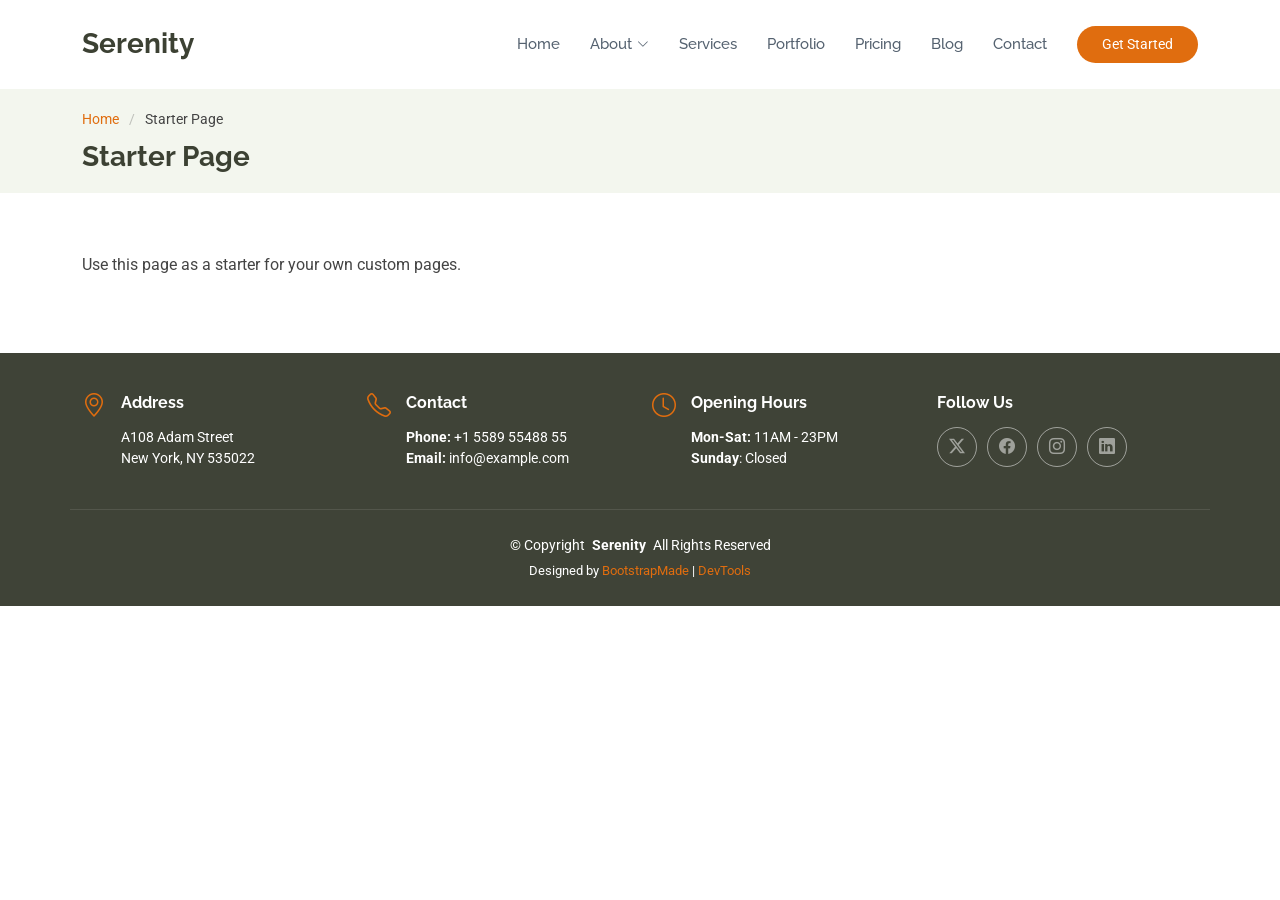
<file: sere/starter-page.html>
<!DOCTYPE html>
<html lang="en">

<head>
  <meta charset="utf-8">
  <meta content="width=device-width, initial-scale=1.0" name="viewport">
  <title>Starter Page - Serenity Bootstrap Template</title>
  <meta name="description" content="">
  <meta name="keywords" content="">

  <!-- Favicons -->
  <link href="assets/img/favicon.png" rel="icon">
  <link href="assets/img/apple-touch-icon.png" rel="apple-touch-icon">

  <!-- Fonts -->
  <link href="https://fonts.googleapis.com" rel="preconnect">
  <link href="https://fonts.gstatic.com" rel="preconnect" crossorigin>
  <link href="https://fonts.googleapis.com/css2?family=Roboto:ital,wght@0,100;0,300;0,400;0,500;0,700;0,900;1,100;1,300;1,400;1,500;1,700;1,900&family=Raleway:ital,wght@0,100;0,200;0,300;0,400;0,500;0,600;0,700;0,800;0,900;1,100;1,200;1,300;1,400;1,500;1,600;1,700;1,800;1,900&display=swap" rel="stylesheet">

  <!-- Vendor CSS Files -->
  <link href="assets/vendor/bootstrap/css/bootstrap.min.css" rel="stylesheet">
  <link href="assets/vendor/bootstrap-icons/bootstrap-icons.css" rel="stylesheet">
  <link href="assets/vendor/aos/aos.css" rel="stylesheet">
  <link href="assets/vendor/swiper/swiper-bundle.min.css" rel="stylesheet">
  <link href="assets/vendor/glightbox/css/glightbox.min.css" rel="stylesheet">

  <!-- Main CSS File -->
  <link href="assets/css/main.css" rel="stylesheet">

  <!-- =======================================================
  * Template Name: Serenity
  * Template URL: https://bootstrapmade.com/serenity-bootstrap-corporate-template/
  * Updated: Aug 07 2024 with Bootstrap v5.3.3
  * Author: BootstrapMade.com
  * License: https://bootstrapmade.com/license/
  ======================================================== -->
</head>

<body class="starter-page-page">

  <header id="header" class="header d-flex align-items-center sticky-top">
    <div class="container-fluid container-xl position-relative d-flex align-items-center">

      <a href="index.html" class="logo d-flex align-items-center me-auto">
        <!-- Uncomment the line below if you also wish to use an image logo -->
        <!-- <img src="assets/img/logo.png" alt=""> -->
        <h1 class="sitename">Serenity</h1>
      </a>

      <nav id="navmenu" class="navmenu">
        <ul>
          <li><a href="#hero">Home</a></li>
          <li class="dropdown"><a href="about.html"><span>About</span> <i class="bi bi-chevron-down toggle-dropdown"></i></a>
            <ul>
              <li><a href="team.html">Team</a></li>
              <li><a href="testimonials.html">Testimonials</a></li>
              <li class="dropdown"><a href="#"><span>Deep Dropdown</span> <i class="bi bi-chevron-down toggle-dropdown"></i></a>
                <ul>
                  <li><a href="#">Deep Dropdown 1</a></li>
                  <li><a href="#">Deep Dropdown 2</a></li>
                  <li><a href="#">Deep Dropdown 3</a></li>
                  <li><a href="#">Deep Dropdown 4</a></li>
                  <li><a href="#">Deep Dropdown 5</a></li>
                </ul>
              </li>
            </ul>
          </li>
          <li><a href="services.html">Services</a></li>
          <li><a href="portfolio.html">Portfolio</a></li>
          <li><a href="pricing.html">Pricing</a></li>
          <li><a href="blog.html">Blog</a></li>
          <li><a href="contact.html">Contact</a></li>
        </ul>
        <i class="mobile-nav-toggle d-xl-none bi bi-list"></i>
      </nav>

      <a class="btn-getstarted" href="about.html">Get Started</a>

    </div>
  </header>

  <main class="main">

    <!-- Page Title -->
    <div class="page-title light-background">
      <div class="container">
        <nav class="breadcrumbs">
          <ol>
            <li><a href="index.html">Home</a></li>
            <li class="current">Starter Page</li>
          </ol>
        </nav>
        <h1>Starter Page</h1>
      </div>
    </div><!-- End Page Title -->

    <!-- Starter Section Section -->
    <section id="starter-section" class="starter-section section">

      <div class="container" data-aos="fade-up">
        <p>Use this page as a starter for your own custom pages.</p>
      </div>

    </section><!-- /Starter Section Section -->

  </main>

  <footer id="footer" class="footer dark-background">

    <div class="container">
      <div class="row gy-3">
        <div class="col-lg-3 col-md-6 d-flex">
          <i class="bi bi-geo-alt icon"></i>
          <div class="address">
            <h4>Address</h4>
            <p>A108 Adam Street</p>
            <p>New York, NY 535022</p>
            <p></p>
          </div>

        </div>

        <div class="col-lg-3 col-md-6 d-flex">
          <i class="bi bi-telephone icon"></i>
          <div>
            <h4>Contact</h4>
            <p>
              <strong>Phone:</strong> <span>+1 5589 55488 55</span><br>
              <strong>Email:</strong> <span>info@example.com</span><br>
            </p>
          </div>
        </div>

        <div class="col-lg-3 col-md-6 d-flex">
          <i class="bi bi-clock icon"></i>
          <div>
            <h4>Opening Hours</h4>
            <p>
              <strong>Mon-Sat:</strong> <span>11AM - 23PM</span><br>
              <strong>Sunday</strong>: <span>Closed</span>
            </p>
          </div>
        </div>

        <div class="col-lg-3 col-md-6">
          <h4>Follow Us</h4>
          <div class="social-links d-flex">
            <a href="#" class="twitter"><i class="bi bi-twitter-x"></i></a>
            <a href="#" class="facebook"><i class="bi bi-facebook"></i></a>
            <a href="#" class="instagram"><i class="bi bi-instagram"></i></a>
            <a href="#" class="linkedin"><i class="bi bi-linkedin"></i></a>
          </div>
        </div>

      </div>
    </div>

    <div class="container copyright text-center mt-4">
      <p>© <span>Copyright</span> <strong class="px-1 sitename">Serenity</strong> <span>All Rights Reserved</span></p>
      <div class="credits">
        <!-- All the links in the footer should remain intact. -->
        <!-- You can delete the links only if you've purchased the pro version. -->
        <!-- Licensing information: https://bootstrapmade.com/license/ -->
        <!-- Purchase the pro version with working PHP/AJAX contact form: [buy-url] -->
        Designed by <a href="https://bootstrapmade.com/">BootstrapMade</a> | <a href="https://bootstrapmade.com/tools/">DevTools</a>
      </div>
    </div>

  </footer>

  <!-- Scroll Top -->
  <a href="#" id="scroll-top" class="scroll-top d-flex align-items-center justify-content-center"><i class="bi bi-arrow-up-short"></i></a>

  <!-- Preloader -->
  <div id="preloader"></div>

  <!-- Vendor JS Files -->
  <script src="assets/vendor/bootstrap/js/bootstrap.bundle.min.js"></script>
  <script src="assets/vendor/php-email-form/validate.js"></script>
  <script src="assets/vendor/aos/aos.js"></script>
  <script src="assets/vendor/purecounter/purecounter_vanilla.js"></script>
  <script src="assets/vendor/waypoints/noframework.waypoints.js"></script>
  <script src="assets/vendor/swiper/swiper-bundle.min.js"></script>
  <script src="assets/vendor/glightbox/js/glightbox.min.js"></script>
  <script src="assets/vendor/imagesloaded/imagesloaded.pkgd.min.js"></script>
  <script src="assets/vendor/isotope-layout/isotope.pkgd.min.js"></script>

  <!-- Main JS File -->
  <script src="assets/js/main.js"></script>

</body>

</html>
</file>
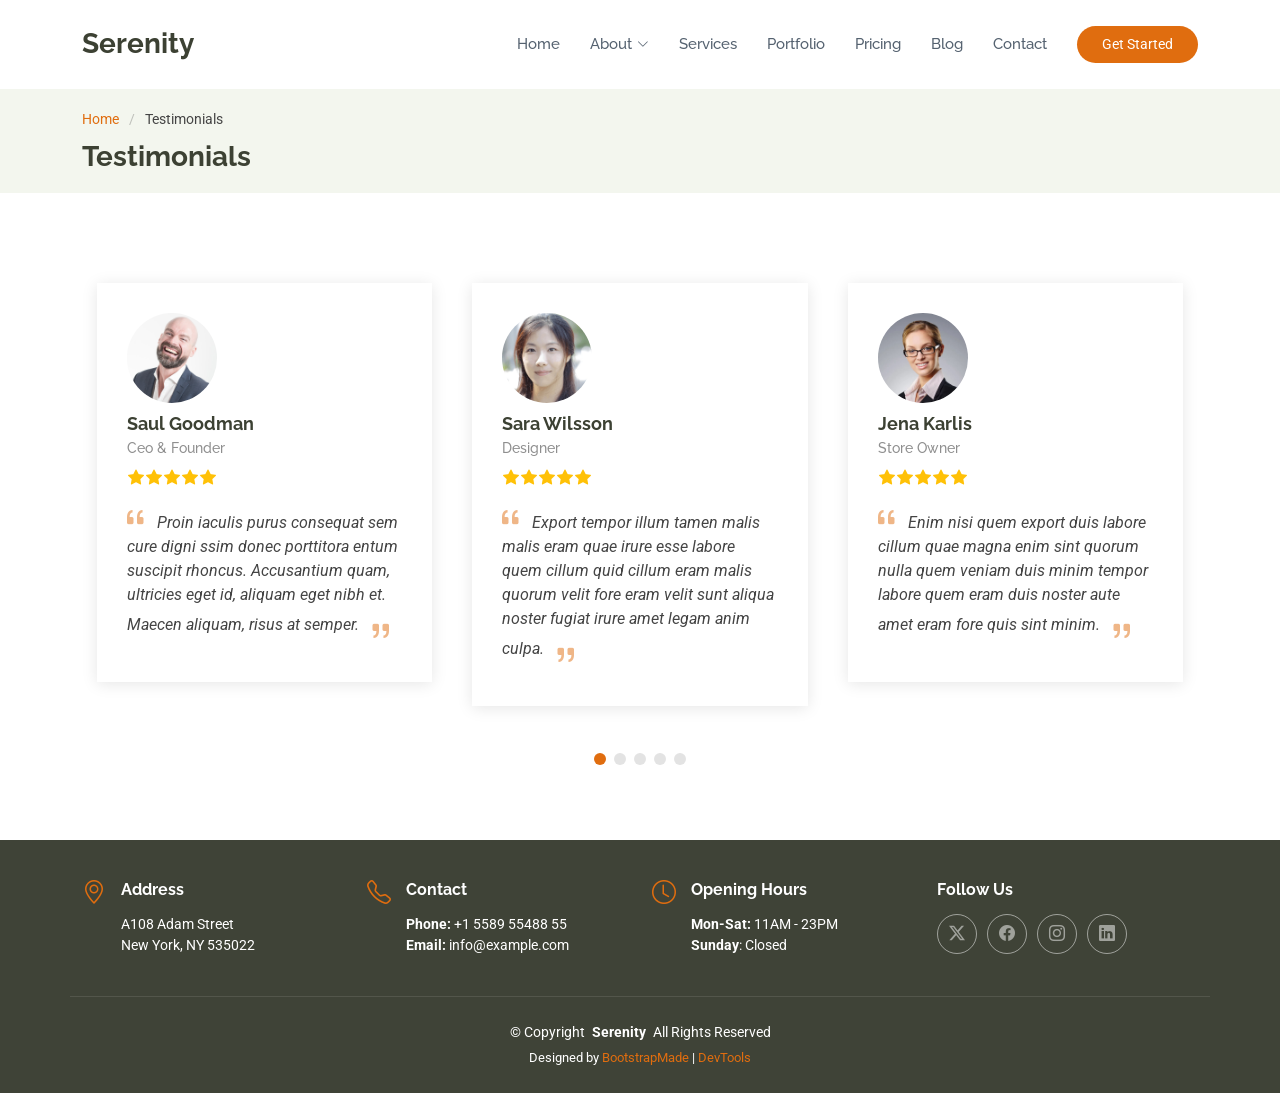
<file: sere/testimonials.html>
<!DOCTYPE html>
<html lang="en">

<head>
  <meta charset="utf-8">
  <meta content="width=device-width, initial-scale=1.0" name="viewport">
  <title>Testimonials - Serenity Bootstrap Template</title>
  <meta name="description" content="">
  <meta name="keywords" content="">

  <!-- Favicons -->
  <link href="assets/img/favicon.png" rel="icon">
  <link href="assets/img/apple-touch-icon.png" rel="apple-touch-icon">

  <!-- Fonts -->
  <link href="https://fonts.googleapis.com" rel="preconnect">
  <link href="https://fonts.gstatic.com" rel="preconnect" crossorigin>
  <link href="https://fonts.googleapis.com/css2?family=Roboto:ital,wght@0,100;0,300;0,400;0,500;0,700;0,900;1,100;1,300;1,400;1,500;1,700;1,900&family=Raleway:ital,wght@0,100;0,200;0,300;0,400;0,500;0,600;0,700;0,800;0,900;1,100;1,200;1,300;1,400;1,500;1,600;1,700;1,800;1,900&display=swap" rel="stylesheet">

  <!-- Vendor CSS Files -->
  <link href="assets/vendor/bootstrap/css/bootstrap.min.css" rel="stylesheet">
  <link href="assets/vendor/bootstrap-icons/bootstrap-icons.css" rel="stylesheet">
  <link href="assets/vendor/aos/aos.css" rel="stylesheet">
  <link href="assets/vendor/swiper/swiper-bundle.min.css" rel="stylesheet">
  <link href="assets/vendor/glightbox/css/glightbox.min.css" rel="stylesheet">

  <!-- Main CSS File -->
  <link href="assets/css/main.css" rel="stylesheet">

  <!-- =======================================================
  * Template Name: Serenity
  * Template URL: https://bootstrapmade.com/serenity-bootstrap-corporate-template/
  * Updated: Aug 07 2024 with Bootstrap v5.3.3
  * Author: BootstrapMade.com
  * License: https://bootstrapmade.com/license/
  ======================================================== -->
</head>

<body class="testimonials-page">

  <header id="header" class="header d-flex align-items-center sticky-top">
    <div class="container-fluid container-xl position-relative d-flex align-items-center">

      <a href="index.html" class="logo d-flex align-items-center me-auto">
        <!-- Uncomment the line below if you also wish to use an image logo -->
        <!-- <img src="assets/img/logo.png" alt=""> -->
        <h1 class="sitename">Serenity</h1>
      </a>

      <nav id="navmenu" class="navmenu">
        <ul>
          <li><a href="#hero">Home</a></li>
          <li class="dropdown"><a href="about.html"><span>About</span> <i class="bi bi-chevron-down toggle-dropdown"></i></a>
            <ul>
              <li><a href="team.html">Team</a></li>
              <li><a href="testimonials.html" class="active">Testimonials</a></li>
              <li class="dropdown"><a href="#"><span>Deep Dropdown</span> <i class="bi bi-chevron-down toggle-dropdown"></i></a>
                <ul>
                  <li><a href="#">Deep Dropdown 1</a></li>
                  <li><a href="#">Deep Dropdown 2</a></li>
                  <li><a href="#">Deep Dropdown 3</a></li>
                  <li><a href="#">Deep Dropdown 4</a></li>
                  <li><a href="#">Deep Dropdown 5</a></li>
                </ul>
              </li>
            </ul>
          </li>
          <li><a href="services.html">Services</a></li>
          <li><a href="portfolio.html">Portfolio</a></li>
          <li><a href="pricing.html">Pricing</a></li>
          <li><a href="blog.html">Blog</a></li>
          <li><a href="contact.html">Contact</a></li>
        </ul>
        <i class="mobile-nav-toggle d-xl-none bi bi-list"></i>
      </nav>

      <a class="btn-getstarted" href="about.html">Get Started</a>

    </div>
  </header>

  <main class="main">

    <!-- Page Title -->
    <div class="page-title light-background">
      <div class="container">
        <nav class="breadcrumbs">
          <ol>
            <li><a href="index.html">Home</a></li>
            <li class="current">Testimonials</li>
          </ol>
        </nav>
        <h1>Testimonials</h1>
      </div>
    </div><!-- End Page Title -->

    <!-- Testimonials Section -->
    <section id="testimonials" class="testimonials section">

      <div class="container" data-aos="fade-up" data-aos-delay="100">

        <div class="swiper init-swiper">
          <script type="application/json" class="swiper-config">
            {
              "loop": true,
              "speed": 600,
              "autoplay": {
                "delay": 5000
              },
              "slidesPerView": "auto",
              "pagination": {
                "el": ".swiper-pagination",
                "type": "bullets",
                "clickable": true
              },
              "breakpoints": {
                "320": {
                  "slidesPerView": 1,
                  "spaceBetween": 40
                },
                "1200": {
                  "slidesPerView": 3,
                  "spaceBetween": 10
                }
              }
            }
          </script>
          <div class="swiper-wrapper">

            <div class="swiper-slide">
              <div class="testimonial-item">
                <img src="assets/img/testimonials/testimonials-1.jpg" class="testimonial-img" alt="">
                <h3>Saul Goodman</h3>
                <h4>Ceo &amp; Founder</h4>
                <div class="stars">
                  <i class="bi bi-star-fill"></i><i class="bi bi-star-fill"></i><i class="bi bi-star-fill"></i><i class="bi bi-star-fill"></i><i class="bi bi-star-fill"></i>
                </div>
                <p>
                  <i class="bi bi-quote quote-icon-left"></i>
                  <span>Proin iaculis purus consequat sem cure digni ssim donec porttitora entum suscipit rhoncus. Accusantium quam, ultricies eget id, aliquam eget nibh et. Maecen aliquam, risus at semper.</span>
                  <i class="bi bi-quote quote-icon-right"></i>
                </p>
              </div>
            </div><!-- End testimonial item -->

            <div class="swiper-slide">
              <div class="testimonial-item">
                <img src="assets/img/testimonials/testimonials-2.jpg" class="testimonial-img" alt="">
                <h3>Sara Wilsson</h3>
                <h4>Designer</h4>
                <div class="stars">
                  <i class="bi bi-star-fill"></i><i class="bi bi-star-fill"></i><i class="bi bi-star-fill"></i><i class="bi bi-star-fill"></i><i class="bi bi-star-fill"></i>
                </div>
                <p>
                  <i class="bi bi-quote quote-icon-left"></i>
                  <span>Export tempor illum tamen malis malis eram quae irure esse labore quem cillum quid cillum eram malis quorum velit fore eram velit sunt aliqua noster fugiat irure amet legam anim culpa.</span>
                  <i class="bi bi-quote quote-icon-right"></i>
                </p>
              </div>
            </div><!-- End testimonial item -->

            <div class="swiper-slide">
              <div class="testimonial-item">
                <img src="assets/img/testimonials/testimonials-3.jpg" class="testimonial-img" alt="">
                <h3>Jena Karlis</h3>
                <h4>Store Owner</h4>
                <div class="stars">
                  <i class="bi bi-star-fill"></i><i class="bi bi-star-fill"></i><i class="bi bi-star-fill"></i><i class="bi bi-star-fill"></i><i class="bi bi-star-fill"></i>
                </div>
                <p>
                  <i class="bi bi-quote quote-icon-left"></i>
                  <span>Enim nisi quem export duis labore cillum quae magna enim sint quorum nulla quem veniam duis minim tempor labore quem eram duis noster aute amet eram fore quis sint minim.</span>
                  <i class="bi bi-quote quote-icon-right"></i>
                </p>
              </div>
            </div><!-- End testimonial item -->

            <div class="swiper-slide">
              <div class="testimonial-item">
                <img src="assets/img/testimonials/testimonials-4.jpg" class="testimonial-img" alt="">
                <h3>Matt Brandon</h3>
                <h4>Freelancer</h4>
                <div class="stars">
                  <i class="bi bi-star-fill"></i><i class="bi bi-star-fill"></i><i class="bi bi-star-fill"></i><i class="bi bi-star-fill"></i><i class="bi bi-star-fill"></i>
                </div>
                <p>
                  <i class="bi bi-quote quote-icon-left"></i>
                  <span>Fugiat enim eram quae cillum dolore dolor amet nulla culpa multos export minim fugiat minim velit minim dolor enim duis veniam ipsum anim magna sunt elit fore quem dolore labore illum veniam.</span>
                  <i class="bi bi-quote quote-icon-right"></i>
                </p>
              </div>
            </div><!-- End testimonial item -->

            <div class="swiper-slide">
              <div class="testimonial-item">
                <img src="assets/img/testimonials/testimonials-5.jpg" class="testimonial-img" alt="">
                <h3>John Larson</h3>
                <h4>Entrepreneur</h4>
                <div class="stars">
                  <i class="bi bi-star-fill"></i><i class="bi bi-star-fill"></i><i class="bi bi-star-fill"></i><i class="bi bi-star-fill"></i><i class="bi bi-star-fill"></i>
                </div>
                <p>
                  <i class="bi bi-quote quote-icon-left"></i>
                  <span>Quis quorum aliqua sint quem legam fore sunt eram irure aliqua veniam tempor noster veniam enim culpa labore duis sunt culpa nulla illum cillum fugiat legam esse veniam culpa fore nisi cillum quid.</span>
                  <i class="bi bi-quote quote-icon-right"></i>
                </p>
              </div>
            </div><!-- End testimonial item -->

          </div>
          <div class="swiper-pagination"></div>
        </div>

      </div>

    </section><!-- /Testimonials Section -->

  </main>

  <footer id="footer" class="footer dark-background">

    <div class="container">
      <div class="row gy-3">
        <div class="col-lg-3 col-md-6 d-flex">
          <i class="bi bi-geo-alt icon"></i>
          <div class="address">
            <h4>Address</h4>
            <p>A108 Adam Street</p>
            <p>New York, NY 535022</p>
            <p></p>
          </div>

        </div>

        <div class="col-lg-3 col-md-6 d-flex">
          <i class="bi bi-telephone icon"></i>
          <div>
            <h4>Contact</h4>
            <p>
              <strong>Phone:</strong> <span>+1 5589 55488 55</span><br>
              <strong>Email:</strong> <span>info@example.com</span><br>
            </p>
          </div>
        </div>

        <div class="col-lg-3 col-md-6 d-flex">
          <i class="bi bi-clock icon"></i>
          <div>
            <h4>Opening Hours</h4>
            <p>
              <strong>Mon-Sat:</strong> <span>11AM - 23PM</span><br>
              <strong>Sunday</strong>: <span>Closed</span>
            </p>
          </div>
        </div>

        <div class="col-lg-3 col-md-6">
          <h4>Follow Us</h4>
          <div class="social-links d-flex">
            <a href="#" class="twitter"><i class="bi bi-twitter-x"></i></a>
            <a href="#" class="facebook"><i class="bi bi-facebook"></i></a>
            <a href="#" class="instagram"><i class="bi bi-instagram"></i></a>
            <a href="#" class="linkedin"><i class="bi bi-linkedin"></i></a>
          </div>
        </div>

      </div>
    </div>

    <div class="container copyright text-center mt-4">
      <p>© <span>Copyright</span> <strong class="px-1 sitename">Serenity</strong> <span>All Rights Reserved</span></p>
      <div class="credits">
        <!-- All the links in the footer should remain intact. -->
        <!-- You can delete the links only if you've purchased the pro version. -->
        <!-- Licensing information: https://bootstrapmade.com/license/ -->
        <!-- Purchase the pro version with working PHP/AJAX contact form: [buy-url] -->
        Designed by <a href="https://bootstrapmade.com/">BootstrapMade</a> | <a href="https://bootstrapmade.com/tools/">DevTools</a>
      </div>
    </div>

  </footer>

  <!-- Scroll Top -->
  <a href="#" id="scroll-top" class="scroll-top d-flex align-items-center justify-content-center"><i class="bi bi-arrow-up-short"></i></a>

  <!-- Preloader -->
  <div id="preloader"></div>

  <!-- Vendor JS Files -->
  <script src="assets/vendor/bootstrap/js/bootstrap.bundle.min.js"></script>
  <script src="assets/vendor/php-email-form/validate.js"></script>
  <script src="assets/vendor/aos/aos.js"></script>
  <script src="assets/vendor/purecounter/purecounter_vanilla.js"></script>
  <script src="assets/vendor/waypoints/noframework.waypoints.js"></script>
  <script src="assets/vendor/swiper/swiper-bundle.min.js"></script>
  <script src="assets/vendor/glightbox/js/glightbox.min.js"></script>
  <script src="assets/vendor/imagesloaded/imagesloaded.pkgd.min.js"></script>
  <script src="assets/vendor/isotope-layout/isotope.pkgd.min.js"></script>

  <!-- Main JS File -->
  <script src="assets/js/main.js"></script>

</body>

</html>
</file>
<file: sere/assets/css/main.css>
/**
* Template Name: Serenity
* Template URL: https://bootstrapmade.com/serenity-bootstrap-corporate-template/
* Updated: Aug 07 2024 with Bootstrap v5.3.3
* Author: BootstrapMade.com
* License: https://bootstrapmade.com/license/
*/

/*--------------------------------------------------------------
# Font & Color Variables
# Help: https://bootstrapmade.com/color-system/
--------------------------------------------------------------*/
/* Fonts */
:root {
  --default-font: "Roboto",  system-ui, -apple-system, "Segoe UI", Roboto, "Helvetica Neue", Arial, "Noto Sans", "Liberation Sans", sans-serif, "Apple Color Emoji", "Segoe UI Emoji", "Segoe UI Symbol", "Noto Color Emoji";
  --heading-font: "Raleway",  sans-serif;
  --nav-font: "Raleway",  sans-serif;
}

/* Global Colors - The following color variables are used throughout the website. Updating them here will change the color scheme of the entire website */
:root { 
  --background-color: #ffffff; /* Background color for the entire website, including individual sections */
  --default-color: #444444; /* Default color used for the majority of the text content across the entire website */
  --heading-color: #3c4133; /* Color for headings, subheadings and title throughout the website */
  --accent-color:#e06d0f;; /* Accent color that represents your brand on the website. It's used for buttons, links, and other elements that need to stand out */
  --surface-color: #ffffff; /* The surface color is used as a background of boxed elements within sections, such as cards, icon boxes, or other elements that require a visual separation from the global background. */
  --contrast-color: #ffffff; /* Contrast color for text, ensuring readability against backgrounds of accent, heading, or default colors. */
}

/* Nav Menu Colors - The following color variables are used specifically for the navigation menu. They are separate from the global colors to allow for more customization options */
:root {
  --nav-color: #556270;  /* The default color of the main navmenu links */
  --nav-hover-color: #e06d0f;; /* Applied to main navmenu links when they are hovered over or active */
  --nav-mobile-background-color: #ffffff; /* Used as the background color for mobile navigation menu */
  --nav-dropdown-background-color: #ffffff; /* Used as the background color for dropdown items that appear when hovering over primary navigation items */
  --nav-dropdown-color: #556270; /* Used for navigation links of the dropdown items in the navigation menu. */
  --nav-dropdown-hover-color: #e06d0f;; /* Similar to --nav-hover-color, this color is applied to dropdown navigation links when they are hovered over. */
}

/* Color Presets - These classes override global colors when applied to any section or element, providing reuse of the sam color scheme. */

.light-background {
  --background-color: #f3f6ee;
  --surface-color: #ffffff;
}

.dark-background {
  --background-color: #3f4337;
  --default-color: #ffffff;
  --heading-color: #ffffff;
  --surface-color: #595f4e;
  --contrast-color: #ffffff;
}

.accent-background {
  --background-color: #e06d0f;;
  --default-color: #ffffff;
  --heading-color: #ffffff;
  --surface-color:#e06d0f;;
}

/* Smooth scroll */
:root {
  scroll-behavior: smooth;
}

/*--------------------------------------------------------------
# General Styling & Shared Classes
--------------------------------------------------------------*/
body {
  color: var(--default-color);
  background-color: var(--background-color);
  font-family: var(--default-font);
}

a {
  color: var(--accent-color);
  text-decoration: none;
  transition: 0.3s;
}

a:hover {
  color: color-mix(in srgb, var(--accent-color), transparent 25%);
  text-decoration: none;
}

h1,
h2,
h3,
h4,
h5,
h6 {
  color: var(--heading-color);
  font-family: var(--heading-font);
}

/* PHP Email Form Messages
------------------------------*/
.php-email-form .error-message {
  display: none;
  background: #df1529;
  color: #ffffff;
  text-align: left;
  padding: 15px;
  margin-bottom: 24px;
  font-weight: 600;
}

.php-email-form .sent-message {
  display: none;
  color: #ffffff;
  background: #e06d0f;;
  text-align: center;
  padding: 15px;
  margin-bottom: 24px;
  font-weight: 600;
}

.php-email-form .loading {
  display: none;
  background: var(--surface-color);
  text-align: center;
  padding: 15px;
  margin-bottom: 24px;
}

.php-email-form .loading:before {
  content: "";
  display: inline-block;
  border-radius: 50%;
  width: 24px;
  height: 24px;
  margin: 0 10px -6px 0;
  border: 3px solid var(--accent-color);
  border-top-color: var(--surface-color);
  animation: php-email-form-loading 1s linear infinite;
}

@keyframes php-email-form-loading {
  0% {
    transform: rotate(0deg);
  }

  100% {
    transform: rotate(360deg);
  }
}

/*--------------------------------------------------------------
# Global Header
--------------------------------------------------------------*/
.header {
  color: var(--default-color);
  background-color: var(--background-color);
  padding: 15px 0;
  transition: all 0.5s;
  z-index: 997;
}

.header .logo {
  line-height: 1;
}

.header .logo img {
  max-height: 36px;
  margin-right: 8px;
}

.header .logo h1 {
  font-size: 28px;
  margin: 0;
  font-weight: 700;
  color: var(--heading-color);
}

.header .btn-getstarted,
.header .btn-getstarted:focus {
  color: var(--contrast-color);
  background: var(--accent-color);
  font-size: 14px;
  padding: 8px 25px;
  margin: 0 0 0 30px;
  border-radius: 50px;
  transition: 0.3s;
}

.header .btn-getstarted:hover,
.header .btn-getstarted:focus:hover {
  color: var(--contrast-color);
  background: color-mix(in srgb, var(--accent-color), transparent 15%);
}

@media (max-width: 1200px) {
  .header .logo {
    order: 1;
  }

  .header .btn-getstarted {
    order: 2;
    margin: 0 15px 0 0;
    padding: 6px 15px;
  }

  .header .navmenu {
    order: 3;
  }
}

.scrolled .header {
  box-shadow: 0px 0 18px rgba(0, 0, 0, 0.1);
}

/*--------------------------------------------------------------
# Navigation Menu
--------------------------------------------------------------*/
/* Navmenu - Desktop */
@media (min-width: 1200px) {
  .navmenu {
    padding: 0;
  }

  .navmenu ul {
    margin: 0;
    padding: 0;
    display: flex;
    list-style: none;
    align-items: center;
  }

  .navmenu li {
    position: relative;
  }

  .navmenu a,
  .navmenu a:focus {
    color: var(--nav-color);
    padding: 18px 15px;
    font-size: 15px;
    font-family: var(--nav-font);
    font-weight: 500;
    display: flex;
    align-items: center;
    justify-content: space-between;
    white-space: nowrap;
    transition: 0.3s;
  }

  .navmenu a i,
  .navmenu a:focus i {
    font-size: 12px;
    line-height: 0;
    margin-left: 5px;
    transition: 0.3s;
  }

  .navmenu li:last-child a {
    padding-right: 0;
  }

  .navmenu li:hover>a,
  .navmenu .active,
  .navmenu .active:focus {
    color: var(--nav-hover-color);
  }

  .navmenu .dropdown ul {
    margin: 0;
    padding: 10px 0;
    background: var(--nav-dropdown-background-color);
    display: block;
    position: absolute;
    visibility: hidden;
    left: 14px;
    top: 130%;
    opacity: 0;
    transition: 0.3s;
    border-radius: 4px;
    z-index: 99;
    box-shadow: 0px 0px 30px rgba(0, 0, 0, 0.1);
  }

  .navmenu .dropdown ul li {
    min-width: 200px;
  }

  .navmenu .dropdown ul a {
    padding: 10px 20px;
    font-size: 15px;
    text-transform: none;
    color: var(--nav-dropdown-color);
  }

  .navmenu .dropdown ul a i {
    font-size: 12px;
  }

  .navmenu .dropdown ul a:hover,
  .navmenu .dropdown ul .active:hover,
  .navmenu .dropdown ul li:hover>a {
    color: var(--nav-dropdown-hover-color);
  }

  .navmenu .dropdown:hover>ul {
    opacity: 1;
    top: 100%;
    visibility: visible;
  }

  .navmenu .dropdown .dropdown ul {
    top: 0;
    left: -90%;
    visibility: hidden;
  }

  .navmenu .dropdown .dropdown:hover>ul {
    opacity: 1;
    top: 0;
    left: -100%;
    visibility: visible;
  }
}

/* Navmenu - Mobile */
@media (max-width: 1199px) {
  .mobile-nav-toggle {
    color: var(--nav-color);
    font-size: 28px;
    line-height: 0;
    margin-right: 10px;
    cursor: pointer;
    transition: color 0.3s;
  }

  .navmenu {
    padding: 0;
    z-index: 9997;
  }

  .navmenu ul {
    display: none;
    list-style: none;
    position: absolute;
    inset: 60px 20px 20px 20px;
    padding: 10px 0;
    margin: 0;
    border-radius: 6px;
    background-color: var(--nav-mobile-background-color);
    overflow-y: auto;
    transition: 0.3s;
    z-index: 9998;
    box-shadow: 0px 0px 30px rgba(0, 0, 0, 0.1);
  }

  .navmenu a,
  .navmenu a:focus {
    color: var(--nav-dropdown-color);
    padding: 10px 20px;
    font-family: var(--nav-font);
    font-size: 17px;
    font-weight: 500;
    display: flex;
    align-items: center;
    justify-content: space-between;
    white-space: nowrap;
    transition: 0.3s;
  }

  .navmenu a i,
  .navmenu a:focus i {
    font-size: 12px;
    line-height: 0;
    margin-left: 5px;
    width: 30px;
    height: 30px;
    display: flex;
    align-items: center;
    justify-content: center;
    border-radius: 50%;
    transition: 0.3s;
    background-color: color-mix(in srgb, var(--accent-color), transparent 90%);
  }

  .navmenu a i:hover,
  .navmenu a:focus i:hover {
    background-color: var(--accent-color);
    color: var(--contrast-color);
  }

  .navmenu a:hover,
  .navmenu .active,
  .navmenu .active:focus {
    color: var(--nav-dropdown-hover-color);
  }

  .navmenu .active i,
  .navmenu .active:focus i {
    background-color: var(--accent-color);
    color: var(--contrast-color);
    transform: rotate(180deg);
  }

  .navmenu .dropdown ul {
    position: static;
    display: none;
    z-index: 99;
    padding: 10px 0;
    margin: 10px 20px;
    background-color: var(--nav-dropdown-background-color);
    border: 1px solid color-mix(in srgb, var(--default-color), transparent 90%);
    box-shadow: none;
    transition: all 0.5s ease-in-out;
  }

  .navmenu .dropdown ul ul {
    background-color: rgba(33, 37, 41, 0.1);
  }

  .navmenu .dropdown>.dropdown-active {
    display: block;
    background-color: rgba(33, 37, 41, 0.03);
  }

  .mobile-nav-active {
    overflow: hidden;
  }

  .mobile-nav-active .mobile-nav-toggle {
    color: #fff;
    position: absolute;
    font-size: 32px;
    top: 15px;
    right: 15px;
    margin-right: 0;
    z-index: 9999;
  }

  .mobile-nav-active .navmenu {
    position: fixed;
    overflow: hidden;
    inset: 0;
    background: rgba(33, 37, 41, 0.8);
    transition: 0.3s;
  }

  .mobile-nav-active .navmenu>ul {
    display: block;
  }
}

/*--------------------------------------------------------------
# Global Footer
--------------------------------------------------------------*/
.footer {
  color: var(--default-color);
  background-color: var(--background-color);
  font-size: 14px;
  padding: 40px 0 0 0;
  position: relative;
}

.footer .icon {
  color: var(--accent-color);
  margin-right: 15px;
  font-size: 24px;
  line-height: 0;
}

.footer h4 {
  font-size: 16px;
  font-weight: 700;
  margin-bottom: 15px;
}

.footer .address p {
  margin-bottom: 0px;
}

.footer .social-links a {
  display: flex;
  align-items: center;
  justify-content: center;
  width: 40px;
  height: 40px;
  border-radius: 50%;
  border: 1px solid color-mix(in srgb, var(--default-color), transparent 50%);
  font-size: 16px;
  color: color-mix(in srgb, var(--default-color), transparent 50%);
  margin-right: 10px;
  transition: 0.3s;
}

.footer .social-links a:hover {
  color: var(--accent-color);
  border-color: var(--accent-color);
}

.footer .copyright {
  padding: 25px 0;
  border-top: 1px solid color-mix(in srgb, var(--default-color), transparent 90%);
}

.footer .copyright p {
  margin-bottom: 0;
}

.footer .credits {
  margin-top: 5px;
  font-size: 13px;
}

/*--------------------------------------------------------------
# Preloader
--------------------------------------------------------------*/
#preloader {
  position: fixed;
  inset: 0;
  z-index: 999999;
  overflow: hidden;
  background: var(--background-color);
  transition: all 0.6s ease-out;
}

#preloader:before {
  content: "";
  position: fixed;
  top: calc(50% - 30px);
  left: calc(50% - 30px);
  border: 6px solid #ffffff;
  border-color: var(--accent-color) transparent var(--accent-color) transparent;
  border-radius: 50%;
  width: 60px;
  height: 60px;
  animation: animate-preloader 1.5s linear infinite;
}

@keyframes animate-preloader {
  0% {
    transform: rotate(0deg);
  }

  100% {
    transform: rotate(360deg);
  }
}

/*--------------------------------------------------------------
# Scroll Top Button
--------------------------------------------------------------*/
.scroll-top {
  position: fixed;
  visibility: hidden;
  opacity: 0;
  right: 15px;
  bottom: -15px;
  z-index: 99999;
  background-color: var(--accent-color);
  width: 44px;
  height: 44px;
  border-radius: 50px;
  transition: all 0.4s;
}

.scroll-top i {
  font-size: 24px;
  color: var(--contrast-color);
  line-height: 0;
}

.scroll-top:hover {
  background-color: color-mix(in srgb, var(--accent-color), transparent 20%);
  color: var(--contrast-color);
}

.scroll-top.active {
  visibility: visible;
  opacity: 1;
  bottom: 15px;
}

/*--------------------------------------------------------------
# Disable aos animation delay on mobile devices
--------------------------------------------------------------*/
@media screen and (max-width: 768px) {
  [data-aos-delay] {
    transition-delay: 0 !important;
  }
}

/*--------------------------------------------------------------
# Global Page Titles & Breadcrumbs
--------------------------------------------------------------*/
.page-title {
  color: var(--default-color);
  background-color: var(--background-color);
  padding: 20px 0;
  position: relative;
}

.page-title h1 {
  font-size: 28px;
  font-weight: 700;
  margin: 0;
}

.page-title .breadcrumbs ol {
  display: flex;
  flex-wrap: wrap;
  list-style: none;
  padding: 0 0 10px 0;
  margin: 0;
  font-size: 14px;
  font-weight: 400;
}

.page-title .breadcrumbs ol li+li {
  padding-left: 10px;
}

.page-title .breadcrumbs ol li+li::before {
  content: "/";
  display: inline-block;
  padding-right: 10px;
  color: color-mix(in srgb, var(--default-color), transparent 70%);
}

/*--------------------------------------------------------------
# Global Sections
--------------------------------------------------------------*/
section,
.section {
  color: var(--default-color);
  background-color: var(--background-color);
  padding: 60px 0;
  scroll-margin-top: 90px;
  overflow: clip;
}

@media (max-width: 1199px) {

  section,
  .section {
    scroll-margin-top: 66px;
  }
}

/*--------------------------------------------------------------
# Global Section Titles
--------------------------------------------------------------*/
.section-title {
  text-align: center;
  padding-bottom: 60px;
  position: relative;
}

.section-title h2 {
  font-size: 32px;
  font-weight: 700;
  margin-bottom: 15px;
}

.section-title p {
  margin-bottom: 0;
}

/*--------------------------------------------------------------
# Hero Section
--------------------------------------------------------------*/
.hero {
  width: 100%;
  min-height: 70vh;
  position: relative;
  padding: 80px 0;
  display: flex;
  align-items: center;
  justify-content: center;
}

.hero img {
  position: absolute;
  inset: 0;
  display: block;
  width: 100%;
  height: 100%;
  object-fit: cover;
  z-index: 1;
}

.hero:before {
  content: "";
  background: color-mix(in srgb, var(--background-color), transparent 30%);
  position: absolute;
  inset: 0;
  z-index: 2;
}

.hero .container {
  position: relative;
  z-index: 3;
}

.hero h2 {
  margin: 0;
  font-size: 48px;
  font-weight: 700;
}

.hero p {
  margin: 10px 0 0 0;
  font-size: 24px;
  color: var(--heading-color);
}

.hero .btn-get-started {
  color: var(--default-color);
  font-weight: 400;
  font-size: 16px;
  letter-spacing: 1px;
  display: inline-block;
  padding: 8px 40px;
  margin: 30px 0 0 0;
  border-radius: 50px;
  transition: 0.5s;
  border: 2px solid var(--accent-color);
}

.hero .btn-get-started:hover {
  color: var(--contrast-color);
  background: var(--accent-color);
  border-color: var(--accent-color);
}

@media (max-width: 768px) {
  .hero h2 {
    font-size: 32px;
  }

  .hero p {
    font-size: 18px;
  }
}

/*--------------------------------------------------------------
# About Section
--------------------------------------------------------------*/
.about .about-img {
  position: relative;
  margin: 60px 0 0 60px;
}

.about .about-img:before {
  position: absolute;
  inset: -60px 0 0 -60px;
  content: "";
  background: url("../img/about-bg.png") top left;
  background-repeat: no-repeat;
  z-index: 1;
}

.about .about-img img {
  position: relative;
  z-index: 2;
}

@media (max-width: 575px) {
  .about .about-img {
    margin: 30px 0 0 30px;
  }

  .about .about-img:before {
    inset: -30px 0 0 -30px;
  }
}

.about h3 {
  font-weight: 300;
  font-size: 32px;
  margin-bottom: 20px;
}

@media (max-width: 768px) {
  .about h3 {
    font-size: 28px;
  }
}

.about .nav-pills {
  border-bottom: 1px solid color-mix(in srgb, var(--default-color), transparent 85%);
}

.about .nav-pills li+li {
  margin-left: 40px;
}

.about .nav-link {
  background: none;
  font-size: 18px;
  font-weight: 400;
  color: var(--default-color);
  padding: 12px 0;
  margin-bottom: -2px;
  border-radius: 0;
}

.about .nav-link.active {
  color: var(--accent-color);
  background: none;
  border-bottom: 3px solid var(--accent-color);
}

@media (max-width: 575px) {
  .about .nav-link {
    font-size: 16px;
  }
}

.about .tab-content h4 {
  font-size: 18px;
  margin: 0;
  font-weight: 700;
  color: var(--default-color);
}

.about .tab-content i {
  font-size: 22px;
  line-height: 0;
  margin-right: 8px;
  color: var(--accent-color);
}

/*--------------------------------------------------------------
# Call To Action Section
--------------------------------------------------------------*/
.call-to-action {
  padding: 80px 0;
  position: relative;
  clip-path: inset(0);
}

.call-to-action:before {
  content: "";
  background: color-mix(in srgb, var(--background-color), transparent 50%);
  position: absolute;
  inset: 0;
  z-index: 2;
}

.call-to-action .container {
  position: relative;
  z-index: 3;
}

.call-to-action h3 {
  font-size: 28px;
  font-weight: 700;
  color: var(--default-color);
}

.call-to-action p {
  color: var(--default-color);
}

.call-to-action .cta-btn {
  font-family: var(--heading-font);
  font-weight: 500;
  font-size: 16px;
  letter-spacing: 1px;
  display: inline-block;
  padding: 12px 40px;
  border-radius: 50px;
  transition: 0.5s;
  margin: 10px;
  border: 2px solid var(--contrast-color);
  color: var(--contrast-color);
}

.call-to-action .cta-btn:hover {
  background: var(--contrast-color);
  color: var(--accent-color);
}

/*--------------------------------------------------------------
# Services Section
--------------------------------------------------------------*/
.services .service-item {
  position: relative;
}

.services .service-item .icon {
  background: var(--accent-color);
  display: flex;
  align-items: center;
  justify-content: center;
  width: 54px;
  height: 54px;
  border-radius: 50%;
  transition: 0.5s;
  border: 1px solid var(--accent-color);
  margin-right: 20px;
}

.services .service-item .icon i {
  color: var(--contrast-color);
  font-size: 24px;
  line-height: 0;
}

.services .service-item:hover .icon {
  background: var(--surface-color);
}

.services .service-item:hover .icon i {
  color: var(--accent-color);
}

.services .service-item .title {
  font-weight: 700;
  margin-bottom: 15px;
  font-size: 18px;
}

.services .service-item .title a {
  color: var(--heading-color);
}

.services .service-item .title a:hover {
  color: var(--accent-color);
}

.services .service-item .description {
  line-height: 24px;
  font-size: 14px;
}

/*--------------------------------------------------------------
# About 2 Section
--------------------------------------------------------------*/
.about-2 .about-img {
  position: relative;
  margin: 60px 0 0 60px;
}

.about-2 .about-img:before {
  position: absolute;
  inset: -60px 0 0 -60px;
  content: "";
  background: url("../img/about-bg.png") top left;
  background-repeat: no-repeat;
  z-index: 1;
}

.about-2 .about-img img {
  position: relative;
  z-index: 2;
}

@media (max-width: 575px) {
  .about-2 .about-img {
    margin: 30px 0 0 30px;
  }

  .about-2 .about-img:before {
    inset: -30px 0 0 -30px;
  }
}

.about-2 h3 {
  font-weight: 300;
  font-size: 32px;
  margin-bottom: 20px;
}

@media (max-width: 768px) {
  .about-2 h3 {
    font-size: 28px;
  }
}

.about-2 .nav-pills {
  border-bottom: 1px solid color-mix(in srgb, var(--default-color), transparent 85%);
}

.about-2 .nav-pills li+li {
  margin-left: 40px;
}

.about-2 .nav-link {
  background: none;
  font-size: 18px;
  font-weight: 400;
  color: var(--default-color);
  padding: 12px 0;
  margin-bottom: -2px;
  border-radius: 0;
}

.about-2 .nav-link.active {
  color: var(--accent-color);
  background: none;
  border-bottom: 3px solid var(--accent-color);
}

@media (max-width: 575px) {
  .about-2 .nav-link {
    font-size: 16px;
  }
}

.about-2 .tab-content h4 {
  font-size: 18px;
  margin: 0;
  font-weight: 700;
  color: var(--default-color);
}

.about-2 .tab-content i {
  font-size: 22px;
  line-height: 0;
  margin-right: 8px;
  color: var(--accent-color);
}

/*--------------------------------------------------------------
# Stats Section
--------------------------------------------------------------*/
.stats .stats-item {
  padding: 30px;
  width: 100%;
}

.stats .stats-item i {
  color: var(--accent-color);
  display: block;
  font-size: 44px;
  float: left;
  line-height: 0;
}

.stats .stats-item .purecounter {
  color: var(--heading-color);
  font-size: 48px;
  line-height: 40px;
  display: block;
  font-weight: 700;
  margin-left: 60px;
}

.stats .stats-item p {
  color: color-mix(in srgb, var(--default-color), transparent 40%);
  padding: 15px 0 0 0;
  margin: 0 0 0 60px;
  font-family: var(--heading-font);
  font-size: 14px;
}

/*--------------------------------------------------------------
# Skills Section
--------------------------------------------------------------*/
.skills .content h3 {
  font-size: 2rem;
  font-weight: 700;
}

.skills .content p {
  color: color-mix(in srgb, var(--default-color), transparent 30%);
}

.skills .content p:last-child {
  margin-bottom: 0;
}

.skills .content ul {
  list-style: none;
  padding: 0;
}

.skills .content ul li {
  padding-bottom: 10px;
}

.skills .progress {
  height: 60px;
  display: block;
  background: none;
  border-radius: 0;
}

.skills .progress .skill {
  color: var(--default-color);
  padding: 0;
  margin: 0 0 6px 0;
  text-transform: uppercase;
  display: block;
  font-weight: 600;
  font-family: var(--heading-font);
}

.skills .progress .skill .val {
  float: right;
  font-style: normal;
}

.skills .progress-bar-wrap {
  background: color-mix(in srgb, var(--default-color), transparent 90%);
  height: 10px;
}

.skills .progress-bar {
  width: 1px;
  height: 10px;
  transition: 0.9s;
  background-color: var(--accent-color);
}

/*--------------------------------------------------------------
# Team Section
--------------------------------------------------------------*/
.team .member {
  position: relative;
}

.team .member .pic {
  overflow: hidden;
  margin-bottom: 50px;
}

.team .member .member-info {
  background-color: var(--surface-color);
  color: color-mix(in srgb, var(--default-color), transparent 20%);
  box-shadow: 0px 2px 15px rgba(0, 0, 0, 0.1);
  position: absolute;
  bottom: -50px;
  left: 20px;
  right: 20px;
  padding: 20px 15px;
  overflow: hidden;
  transition: 0.5s;
}

.team .member h4 {
  font-weight: 700;
  margin-bottom: 10px;
  font-size: 16px;
  position: relative;
  padding-bottom: 10px;
}

.team .member h4::after {
  content: "";
  position: absolute;
  display: block;
  width: 50px;
  height: 1px;
  background: color-mix(in srgb, var(--default-color), transparent 60%);
  bottom: 0;
  left: 0;
}

.team .member span {
  font-style: italic;
  display: block;
  font-size: 13px;
}

.team .member .social {
  position: absolute;
  right: 15px;
  bottom: 15px;
}

.team .member .social a {
  transition: color 0.3s;
  color: color-mix(in srgb, var(--default-color), transparent 70%);
}

.team .member .social a:hover {
  color: var(--accent-color);
}

.team .member .social i {
  font-size: 16px;
  margin: 0 2px;
}

/*--------------------------------------------------------------
# Testimonials Section
--------------------------------------------------------------*/
.testimonials .testimonial-item {
  background-color: var(--surface-color);
  box-shadow: 0px 2px 15px rgba(0, 0, 0, 0.1);
  box-sizing: content-box;
  padding: 30px;
  margin: 30px 15px;
  position: relative;
  height: 100%;
}

.testimonials .testimonial-item .testimonial-img {
  width: 90px;
  border-radius: 50px;
  margin-right: 15px;
}

.testimonials .testimonial-item h3 {
  font-size: 18px;
  font-weight: bold;
  margin: 10px 0 5px 0;
}

.testimonials .testimonial-item h4 {
  font-size: 14px;
  color: color-mix(in srgb, var(--default-color), transparent 40%);
  margin: 0;
}

.testimonials .testimonial-item .stars {
  margin: 10px 0;
}

.testimonials .testimonial-item .stars i {
  color: #ffc107;
  margin: 0 1px;
}

.testimonials .testimonial-item .quote-icon-left,
.testimonials .testimonial-item .quote-icon-right {
  color: color-mix(in srgb, var(--accent-color), transparent 50%);
  font-size: 26px;
  line-height: 0;
}

.testimonials .testimonial-item .quote-icon-left {
  display: inline-block;
  left: -5px;
  position: relative;
}

.testimonials .testimonial-item .quote-icon-right {
  display: inline-block;
  right: -5px;
  position: relative;
  top: 10px;
  transform: scale(-1, -1);
}

.testimonials .testimonial-item p {
  font-style: italic;
  margin: 15px auto 15px auto;
}

.testimonials .swiper-wrapper {
  height: auto;
}

.testimonials .swiper-pagination {
  margin-top: 20px;
  position: relative;
}

.testimonials .swiper-pagination .swiper-pagination-bullet {
  width: 12px;
  height: 12px;
  background-color: color-mix(in srgb, var(--default-color), transparent 85%);
  opacity: 1;
}

.testimonials .swiper-pagination .swiper-pagination-bullet-active {
  background-color: var(--accent-color);
}

@media (max-width: 767px) {
  .testimonials .testimonial-wrap {
    padding-left: 0;
  }

  .testimonials .testimonial-item {
    padding: 30px;
    margin: 15px;
  }

  .testimonials .testimonial-item .testimonial-img {
    position: static;
    left: auto;
  }
}

/*--------------------------------------------------------------
# Features Section
--------------------------------------------------------------*/
.features .nav-tabs {
  border: 0;
  background-color: color-mix(in srgb, var(--default-color), transparent 96%);
  display: inline-flex;
  align-items: center;
  justify-content: center;
  border-radius: 50px;
  padding: 6px;
  width: auto;
}

.features .nav-item {
  margin: 0;
  padding: 0 5px 0 0;
}

.features .nav-item:last-child {
  padding-right: 0;
}

.features .nav-link {
  background-color: none;
  color: var(--heading-color);
  padding: 10px 30px;
  transition: 0.3s;
  border-radius: 50px;
  display: flex;
  align-items: center;
  justify-content: center;
  cursor: pointer;
  height: 100%;
  border: 0;
  margin: 0;
}

@media (max-width: 468px) {
  .features .nav-link {
    padding: 8px 20px;
  }
}

.features .nav-link i {
  padding-right: 15px;
  font-size: 48px;
}

.features .nav-link h4 {
  font-size: 14px;
  font-weight: 500;
  margin: 0;
}

.features .nav-link:hover {
  border-color: color-mix(in srgb, var(--default-color), transparent 80%);
}

.features .nav-link:hover h4 {
  color: var(--accent-color);
}

.features .nav-link.active {
  background-color: var(--accent-color);
  border-color: var(--accent-color);
}

.features .nav-link.active h4 {
  color: var(--contrast-color);
}

.features .tab-content {
  margin-top: 30px;
}

.features .tab-pane h3 {
  color: var(--heading-color);
  font-weight: 700;
  font-size: 32px;
  position: relative;
  margin-bottom: 20px;
  padding-bottom: 20px;
}

.features .tab-pane h3:after {
  content: "";
  position: absolute;
  display: block;
  width: 60px;
  height: 3px;
  background: var(--accent-color);
  left: 0;
  bottom: 0;
}

.features .tab-pane ul {
  list-style: none;
  padding: 0;
}

.features .tab-pane ul li {
  padding-top: 10px;
}

.features .tab-pane ul i {
  font-size: 20px;
  padding-right: 4px;
  color: var(--accent-color);
}

.features .tab-pane p:last-child {
  margin-bottom: 0;
}

/*--------------------------------------------------------------
# Service Details Section
--------------------------------------------------------------*/
.service-details .service-box {
  background-color: var(--surface-color);
  padding: 20px;
  box-shadow: 0px 2px 20px rgba(0, 0, 0, 0.1);
}

.service-details .service-box+.service-box {
  margin-top: 30px;
}

.service-details .service-box h4 {
  font-size: 20px;
  font-weight: 700;
  border-bottom: 2px solid color-mix(in srgb, var(--default-color), transparent 92%);
  padding-bottom: 15px;
  margin-bottom: 15px;
}

.service-details .services-list {
  background-color: var(--surface-color);
}

.service-details .services-list a {
  color: color-mix(in srgb, var(--default-color), transparent 20%);
  background-color: color-mix(in srgb, var(--default-color), transparent 96%);
  display: flex;
  align-items: center;
  padding: 12px 15px;
  margin-top: 15px;
  transition: 0.3s;
}

.service-details .services-list a:first-child {
  margin-top: 0;
}

.service-details .services-list a i {
  font-size: 16px;
  margin-right: 8px;
  color: var(--accent-color);
}

.service-details .services-list a.active {
  color: var(--contrast-color);
  background-color: var(--accent-color);
}

.service-details .services-list a.active i {
  color: var(--contrast-color);
}

.service-details .services-list a:hover {
  background-color: color-mix(in srgb, var(--accent-color), transparent 95%);
  color: var(--accent-color);
}

.service-details .download-catalog a {
  color: var(--default-color);
  display: flex;
  align-items: center;
  padding: 10px 0;
  transition: 0.3s;
  border-top: 1px solid color-mix(in srgb, var(--default-color), transparent 90%);
}

.service-details .download-catalog a:first-child {
  border-top: 0;
  padding-top: 0;
}

.service-details .download-catalog a:last-child {
  padding-bottom: 0;
}

.service-details .download-catalog a i {
  font-size: 24px;
  margin-right: 8px;
  color: var(--accent-color);
}

.service-details .download-catalog a:hover {
  color: var(--accent-color);
}

.service-details .help-box {
  background-color: var(--accent-color);
  color: var(--contrast-color);
  margin-top: 30px;
  padding: 30px 15px;
}

.service-details .help-box .help-icon {
  font-size: 48px;
}

.service-details .help-box h4,
.service-details .help-box a {
  color: var(--contrast-color);
}

.service-details .services-img {
  margin-bottom: 20px;
}

.service-details h3 {
  font-size: 26px;
  font-weight: 700;
}

.service-details p {
  font-size: 15px;
}

.service-details ul {
  list-style: none;
  padding: 0;
  font-size: 15px;
}

.service-details ul li {
  padding: 5px 0;
  display: flex;
  align-items: center;
}

.service-details ul i {
  font-size: 20px;
  margin-right: 8px;
  color: var(--accent-color);
}

/*--------------------------------------------------------------
# Portfolio Section
--------------------------------------------------------------*/
.portfolio .portfolio-filters {
  padding: 0;
  margin: 0 auto 20px auto;
  list-style: none;
  text-align: center;
}

.portfolio .portfolio-filters li {
  cursor: pointer;
  display: inline-block;
  padding: 8px 20px 10px 20px;
  margin: 0;
  font-size: 15px;
  font-weight: 500;
  line-height: 1;
  margin-bottom: 5px;
  border-radius: 50px;
  transition: all 0.3s ease-in-out;
  font-family: var(--heading-font);
}

.portfolio .portfolio-filters li:hover,
.portfolio .portfolio-filters li.filter-active {
  color: var(--contrast-color);
  background-color: var(--accent-color);
}

.portfolio .portfolio-filters li:first-child {
  margin-left: 0;
}

.portfolio .portfolio-filters li:last-child {
  margin-right: 0;
}

@media (max-width: 575px) {
  .portfolio .portfolio-filters li {
    font-size: 14px;
    margin: 0 0 10px 0;
  }
}

.portfolio .portfolio-item {
  position: relative;
  overflow: hidden;
}

.portfolio .portfolio-item .portfolio-info {
  opacity: 0;
  position: absolute;
  left: 12px;
  right: 12px;
  bottom: -100%;
  z-index: 3;
  transition: all ease-in-out 0.5s;
  background: color-mix(in srgb, var(--surface-color), transparent 10%);
  padding: 15px;
}

.portfolio .portfolio-item .portfolio-info h4 {
  font-size: 18px;
  font-weight: 600;
  padding-right: 50px;
}

.portfolio .portfolio-item .portfolio-info p {
  color: color-mix(in srgb, var(--default-color), transparent 30%);
  font-size: 14px;
  margin-bottom: 0;
  padding-right: 50px;
}

.portfolio .portfolio-item .portfolio-info .preview-link,
.portfolio .portfolio-item .portfolio-info .details-link {
  position: absolute;
  right: 50px;
  font-size: 24px;
  top: calc(50% - 14px);
  color: color-mix(in srgb, var(--default-color), transparent 30%);
  transition: 0.3s;
  line-height: 0;
}

.portfolio .portfolio-item .portfolio-info .preview-link:hover,
.portfolio .portfolio-item .portfolio-info .details-link:hover {
  color: var(--accent-color);
}

.portfolio .portfolio-item .portfolio-info .details-link {
  right: 14px;
  font-size: 28px;
}

.portfolio .portfolio-item:hover .portfolio-info {
  opacity: 1;
  bottom: 0;
}

/*--------------------------------------------------------------
# Portfolio Details Section
--------------------------------------------------------------*/
.portfolio-details .portfolio-details-slider img {
  width: 100%;
}

.portfolio-details .swiper-wrapper {
  height: auto;
}

.portfolio-details .swiper-button-prev,
.portfolio-details .swiper-button-next {
  width: 48px;
  height: 48px;
}

.portfolio-details .swiper-button-prev:after,
.portfolio-details .swiper-button-next:after {
  color: rgba(255, 255, 255, 0.8);
  background-color: rgba(0, 0, 0, 0.15);
  font-size: 24px;
  border-radius: 50%;
  width: 48px;
  height: 48px;
  display: flex;
  align-items: center;
  justify-content: center;
  transition: 0.3s;
}

.portfolio-details .swiper-button-prev:hover:after,
.portfolio-details .swiper-button-next:hover:after {
  background-color: rgba(0, 0, 0, 0.3);
}

@media (max-width: 575px) {

  .portfolio-details .swiper-button-prev,
  .portfolio-details .swiper-button-next {
    display: none;
  }
}

.portfolio-details .swiper-pagination {
  margin-top: 20px;
  position: relative;
}

.portfolio-details .swiper-pagination .swiper-pagination-bullet {
  width: 10px;
  height: 10px;
  background-color: color-mix(in srgb, var(--default-color), transparent 85%);
  opacity: 1;
}

.portfolio-details .swiper-pagination .swiper-pagination-bullet-active {
  background-color: var(--accent-color);
}

.portfolio-details .portfolio-info h3 {
  font-size: 22px;
  font-weight: 700;
  margin-bottom: 20px;
  padding-bottom: 20px;
  position: relative;
}

.portfolio-details .portfolio-info h3:after {
  content: "";
  position: absolute;
  display: block;
  width: 50px;
  height: 3px;
  background: var(--accent-color);
  left: 0;
  bottom: 0;
}

.portfolio-details .portfolio-info ul {
  list-style: none;
  padding: 0;
  font-size: 15px;
}

.portfolio-details .portfolio-info ul li {
  display: flex;
  flex-direction: column;
  padding-bottom: 15px;
}

.portfolio-details .portfolio-info ul strong {
  text-transform: uppercase;
  font-weight: 400;
  color: color-mix(in srgb, var(--default-color), transparent 50%);
  font-size: 14px;
}

.portfolio-details .portfolio-info .btn-visit {
  padding: 8px 40px;
  background: var(--accent-color);
  color: var(--contrast-color);
  border-radius: 50px;
  transition: 0.3s;
}

.portfolio-details .portfolio-info .btn-visit:hover {
  background: color-mix(in srgb, var(--accent-color), transparent 20%);
}

.portfolio-details .portfolio-description h2 {
  font-size: 26px;
  font-weight: 700;
  margin-bottom: 20px;
}

.portfolio-details .portfolio-description p {
  padding: 0;
}

.portfolio-details .portfolio-description .testimonial-item {
  padding: 30px 30px 0 30px;
  position: relative;
  background: color-mix(in srgb, var(--default-color), transparent 97%);
  margin-bottom: 50px;
}

.portfolio-details .portfolio-description .testimonial-item .testimonial-img {
  width: 90px;
  border-radius: 50px;
  border: 6px solid var(--background-color);
  float: left;
  margin: 0 10px 0 0;
}

.portfolio-details .portfolio-description .testimonial-item h3 {
  font-size: 18px;
  font-weight: bold;
  margin: 15px 0 5px 0;
  padding-top: 20px;
}

.portfolio-details .portfolio-description .testimonial-item h4 {
  font-size: 14px;
  color: #6c757d;
  margin: 0;
}

.portfolio-details .portfolio-description .testimonial-item .quote-icon-left,
.portfolio-details .portfolio-description .testimonial-item .quote-icon-right {
  color: color-mix(in srgb, var(--accent-color), transparent 50%);
  font-size: 26px;
  line-height: 0;
}

.portfolio-details .portfolio-description .testimonial-item .quote-icon-left {
  display: inline-block;
  left: -5px;
  position: relative;
}

.portfolio-details .portfolio-description .testimonial-item .quote-icon-right {
  display: inline-block;
  right: -5px;
  position: relative;
  top: 10px;
  transform: scale(-1, -1);
}

.portfolio-details .portfolio-description .testimonial-item p {
  font-style: italic;
  margin: 0 0 15px 0 0 0;
  padding: 0;
}

/*--------------------------------------------------------------
# Pricing Section
--------------------------------------------------------------*/
.pricing .pricing-item {
  background-color: var(--surface-color);
  padding: 60px 40px;
  box-shadow: 0 3px 20px -2px rgba(0, 0, 0, 0.1);
  height: 100%;
  position: relative;
}

.pricing h3 {
  font-weight: 600;
  margin-bottom: 15px;
  font-size: 20px;
}

.pricing h4 {
  font-size: 48px;
  color: var(--accent-color);
  font-family: var(--heading-font);
  font-weight: 400;
}

.pricing h4 sup {
  font-size: 28px;
}

.pricing h4 span {
  color: color-mix(in srgb, var(--default-color), transparent 60%);
  font-size: 18px;
}

.pricing ul {
  padding: 20px 0;
  list-style: none;
  color: color-mix(in srgb, var(--default-color), transparent 30%);
  text-align: left;
  line-height: 20px;
}

.pricing ul li {
  padding: 10px 0;
  display: flex;
  align-items: center;
}

.pricing ul i {
  color: #059652;
  font-size: 24px;
  padding-right: 3px;
}

.pricing ul .na {
  color: color-mix(in srgb, var(--default-color), transparent 60%);
}

.pricing ul .na i {
  color: color-mix(in srgb, var(--default-color), transparent 60%);
}

.pricing ul .na span {
  text-decoration: line-through;
}

.pricing .buy-btn {
  color: color-mix(in srgb, var(--default-color), transparent 40%);
  background-color: var(--background-color);
  display: inline-block;
  padding: 8px 35px 10px 35px;
  border-radius: 4px;
  border: 1px solid color-mix(in srgb, var(--default-color), transparent 60%);
  transition: none;
  font-size: 16px;
  font-weight: 500;
  font-family: var(--heading-font);
  transition: 0.3s;
}

.pricing .buy-btn:hover {
  background: var(--accent-color);
  border-color: var(--accent-color);
  color: var(--contrast-color);
}

.pricing .featured {
  z-index: 10;
}

.pricing .featured .pricing-item {
  background: var(--accent-color);
}

@media (min-width: 992px) {
  .pricing .featured .pricing-item {
    transform: scale(1.02, 1.1);
  }
}

.pricing .featured h3,
.pricing .featured h4,
.pricing .featured h4 span,
.pricing .featured ul,
.pricing .featured ul .na,
.pricing .featured ul i,
.pricing .featured ul .na i {
  color: var(--contrast-color);
}

.pricing .featured .buy-btn {
  background: var(--accent-color);
  color: var(--contrast-color);
  border-color: var(--contrast-color);
}

.pricing .featured .buy-btn:hover {
  background: color-mix(in srgb, var(--background-color), transparent 92%);
}

/*--------------------------------------------------------------
# Alt Pricing Section
--------------------------------------------------------------*/
.alt-pricing .pricing-item {
  background-color: var(--surface-color);
  box-shadow: 0 3px 20px -2px rgba(0, 0, 0, 0.1);
  padding-bottom: 30px;
  position: relative;
}

.alt-pricing .pricing-item h3 {
  font-weight: 700;
  margin-bottom: 0;
  font-size: 24px;
}

.alt-pricing .pricing-item h4 {
  font-size: 48px;
  color: var(--accent-color);
  font-weight: 400;
  font-family: var(--heading-font);
  margin-bottom: 25px;
  text-align: center;
}

.alt-pricing .pricing-item h4 sup {
  font-size: 28px;
}

.alt-pricing .pricing-item h4 span {
  color: color-mix(in srgb, var(--default-color), transparent 60%);
  font-size: 18px;
}

.alt-pricing .pricing-item ul {
  padding: 20px 0;
  list-style: none;
  color: color-mix(in srgb, var(--default-color), transparent 40%);
  text-align: left;
  line-height: 20px;
}

.alt-pricing .pricing-item ul li {
  padding-top: 15px;
  display: flex;
  align-items: center;
}

.alt-pricing .pricing-item ul i {
  color: #059652;
  font-size: 24px;
  padding-right: 3px;
}

.alt-pricing .pricing-item ul .na {
  color: color-mix(in srgb, var(--default-color), transparent 60%);
}

.alt-pricing .pricing-item ul .na i {
  color: color-mix(in srgb, var(--default-color), transparent 60%);
}

.alt-pricing .pricing-item ul .na span {
  text-decoration: line-through;
}

.alt-pricing .buy-btn {
  color: var(--contrast-color);
  background-color: var(--accent-color);
  border: 2px solid var(--accent-color);
  display: inline-block;
  padding: 12px 40px;
  border-radius: 4px;
  transition: none;
  font-size: 16px;
  font-weight: 500;
  transition: 0.3s;
  font-family: var(--heading-font);
}

.alt-pricing .buy-btn:hover {
  background: color-mix(in srgb, var(--accent-color), transparent 20%);
}

.alt-pricing .featured {
  background: var(--accent-color);
}

.alt-pricing .featured h3,
.alt-pricing .featured h4,
.alt-pricing .featured h4 span,
.alt-pricing .featured ul,
.alt-pricing .featured ul .na,
.alt-pricing .featured ul i,
.alt-pricing .featured ul .na i {
  color: var(--contrast-color);
}

.alt-pricing .featured .buy-btn {
  background: var(--accent-color);
  color: var(--contrast-color);
  border-color: var(--contrast-color);
}

.alt-pricing .featured .buy-btn:hover {
  background: color-mix(in srgb, var(--accent-color) 90%, black 15%);
  color: var(--contrast-color);
}

/*--------------------------------------------------------------
# Blog Posts Section
--------------------------------------------------------------*/
.blog-posts article {
  background-color: var(--surface-color);
  box-shadow: 0 4px 16px rgba(0, 0, 0, 0.1);
  padding: 30px;
  height: 100%;
}

.blog-posts .post-img {
  max-height: 440px;
  margin: -30px -30px 0 -30px;
  overflow: hidden;
}

.blog-posts .title {
  font-size: 24px;
  font-weight: 700;
  padding: 0;
  margin: 30px 0;
}

.blog-posts .title a {
  color: var(--heading-color);
  transition: 0.3s;
}

.blog-posts .title a:hover {
  color: var(--accent-color);
}

.blog-posts .meta-top {
  margin-top: 20px;
  color: color-mix(in srgb, var(--default-color), transparent 40%);
}

.blog-posts .meta-top ul {
  display: flex;
  flex-wrap: wrap;
  list-style: none;
  align-items: center;
  padding: 0;
  margin: 0;
}

.blog-posts .meta-top ul li+li {
  padding-left: 20px;
}

.blog-posts .meta-top i {
  font-size: 16px;
  margin-right: 8px;
  line-height: 0;
  color: color-mix(in srgb, var(--default-color), transparent 20%);
}

.blog-posts .meta-top a {
  color: color-mix(in srgb, var(--default-color), transparent 40%);
  font-size: 14px;
  display: inline-block;
  line-height: 1;
}

.blog-posts .content {
  margin-top: 20px;
}

.blog-posts .content .read-more {
  text-align: right;
}

.blog-posts .content .read-more a {
  background: var(--accent-color);
  color: var(--contrast-color);
  display: inline-block;
  padding: 8px 30px;
  transition: 0.3s;
  font-size: 14px;
  border-radius: 4px;
}

.blog-posts .content .read-more a:hover {
  background: color-mix(in srgb, var(--accent-color), transparent 20%);
}

/*--------------------------------------------------------------
# Blog Pagination Section
--------------------------------------------------------------*/
.blog-pagination {
  padding-top: 0;
  color: color-mix(in srgb, var(--default-color), transparent 40%);
}

.blog-pagination ul {
  display: flex;
  padding: 0;
  margin: 0;
  list-style: none;
}

.blog-pagination li {
  margin: 0 5px;
  transition: 0.3s;
}

.blog-pagination li a {
  color: var(--accent-color);
  display: flex;
  align-items: center;
  justify-content: center;
  width: 36px;
  height: 36px;
  border-radius: 50%;
  border: 1px solid var(--accent-color);
}

.blog-pagination li a.active,
.blog-pagination li a:hover {
  background: var(--accent-color);
  color: var(--contrast-color);
}

.blog-pagination li a.active a,
.blog-pagination li a:hover a {
  color: var(--contrast-color);
}

/*--------------------------------------------------------------
# Blog Details Section
--------------------------------------------------------------*/
.blog-details {
  padding-bottom: 30px;
}

.blog-details .article {
  background-color: var(--surface-color);
  padding: 30px;
  box-shadow: 0 4px 16px rgba(0, 0, 0, 0.1);
}

.blog-details .post-img {
  margin: -30px -30px 20px -30px;
  overflow: hidden;
}

.blog-details .title {
  color: var(--heading-color);
  font-size: 28px;
  font-weight: 700;
  padding: 0;
  margin: 30px 0;
}

.blog-details .content {
  margin-top: 20px;
}

.blog-details .content h3 {
  font-size: 22px;
  margin-top: 30px;
  font-weight: bold;
}

.blog-details .content blockquote {
  overflow: hidden;
  background-color: color-mix(in srgb, var(--default-color), transparent 95%);
  padding: 60px;
  position: relative;
  text-align: center;
  margin: 20px 0;
}

.blog-details .content blockquote p {
  color: var(--default-color);
  line-height: 1.6;
  margin-bottom: 0;
  font-style: italic;
  font-weight: 500;
  font-size: 22px;
}

.blog-details .content blockquote:after {
  content: "";
  position: absolute;
  left: 0;
  top: 0;
  bottom: 0;
  width: 3px;
  background-color: var(--accent-color);
  margin-top: 20px;
  margin-bottom: 20px;
}

.blog-details .meta-top {
  margin-top: 20px;
  color: color-mix(in srgb, var(--default-color), transparent 40%);
}

.blog-details .meta-top ul {
  display: flex;
  flex-wrap: wrap;
  list-style: none;
  align-items: center;
  padding: 0;
  margin: 0;
}

.blog-details .meta-top ul li+li {
  padding-left: 20px;
}

.blog-details .meta-top i {
  font-size: 16px;
  margin-right: 8px;
  line-height: 0;
  color: color-mix(in srgb, var(--default-color), transparent 40%);
}

.blog-details .meta-top a {
  color: color-mix(in srgb, var(--default-color), transparent 40%);
  font-size: 14px;
  display: inline-block;
  line-height: 1;
}

.blog-details .meta-bottom {
  padding-top: 10px;
  border-top: 1px solid color-mix(in srgb, var(--default-color), transparent 90%);
}

.blog-details .meta-bottom i {
  color: color-mix(in srgb, var(--default-color), transparent 40%);
  display: inline;
}

.blog-details .meta-bottom a {
  color: color-mix(in srgb, var(--default-color), transparent 40%);
  transition: 0.3s;
}

.blog-details .meta-bottom a:hover {
  color: var(--accent-color);
}

.blog-details .meta-bottom .cats {
  list-style: none;
  display: inline;
  padding: 0 20px 0 0;
  font-size: 14px;
}

.blog-details .meta-bottom .cats li {
  display: inline-block;
}

.blog-details .meta-bottom .tags {
  list-style: none;
  display: inline;
  padding: 0;
  font-size: 14px;
}

.blog-details .meta-bottom .tags li {
  display: inline-block;
}

.blog-details .meta-bottom .tags li+li::before {
  padding-right: 6px;
  color: var(--default-color);
  content: ",";
}

.blog-details .meta-bottom .share {
  font-size: 16px;
}

.blog-details .meta-bottom .share i {
  padding-left: 5px;
}

/*--------------------------------------------------------------
# Blog Comments Section
--------------------------------------------------------------*/
.blog-comments {
  padding: 10px 0;
}

.blog-comments .comments-count {
  font-weight: bold;
}

.blog-comments .comment {
  margin-top: 30px;
  position: relative;
}

.blog-comments .comment .comment-img {
  margin-right: 14px;
}

.blog-comments .comment .comment-img img {
  width: 60px;
}

.blog-comments .comment h5 {
  font-size: 16px;
  margin-bottom: 2px;
}

.blog-comments .comment h5 a {
  font-weight: bold;
  color: var(--default-color);
  transition: 0.3s;
}

.blog-comments .comment h5 a:hover {
  color: var(--accent-color);
}

.blog-comments .comment h5 .reply {
  padding-left: 10px;
  color: color-mix(in srgb, var(--default-color), transparent 20%);
}

.blog-comments .comment h5 .reply i {
  font-size: 20px;
}

.blog-comments .comment time {
  display: block;
  font-size: 14px;
  color: color-mix(in srgb, var(--default-color), transparent 40%);
  margin-bottom: 5px;
}

.blog-comments .comment.comment-reply {
  padding-left: 40px;
}

/*--------------------------------------------------------------
# Comment Form Section
--------------------------------------------------------------*/
.comment-form {
  padding-top: 10px;
}

.comment-form form {
  background-color: var(--surface-color);
  margin-top: 30px;
  padding: 30px;
  box-shadow: 0 4px 16px rgba(0, 0, 0, 0.1);
}

.comment-form form h4 {
  font-weight: bold;
  font-size: 22px;
}

.comment-form form p {
  font-size: 14px;
}

.comment-form form input {
  background-color: var(--surface-color);
  color: var(--default-color);
  border: 1px solid color-mix(in srgb, var(--default-color), transparent 70%);
  font-size: 14px;
  border-radius: 4px;
  padding: 10px 10px;
}

.comment-form form input:focus {
  color: var(--default-color);
  background-color: var(--surface-color);
  box-shadow: none;
  border-color: var(--accent-color);
}

.comment-form form input::placeholder {
  color: color-mix(in srgb, var(--default-color), transparent 50%);
}

.comment-form form textarea {
  background-color: var(--surface-color);
  color: var(--default-color);
  border: 1px solid color-mix(in srgb, var(--default-color), transparent 70%);
  border-radius: 4px;
  padding: 10px 10px;
  font-size: 14px;
  height: 120px;
}

.comment-form form textarea:focus {
  color: var(--default-color);
  box-shadow: none;
  border-color: var(--accent-color);
  background-color: var(--surface-color);
}

.comment-form form textarea::placeholder {
  color: color-mix(in srgb, var(--default-color), transparent 50%);
}

.comment-form form .form-group {
  margin-bottom: 25px;
}

.comment-form form .btn-primary {
  border-radius: 4px;
  padding: 10px 20px;
  border: 0;
  background-color: var(--accent-color);
  color: var(--contrast-color);
}

.comment-form form .btn-primary:hover {
  color: var(--contrast-color);
  background-color: color-mix(in srgb, var(--accent-color), transparent 20%);
}

/*--------------------------------------------------------------
# Contact Section
--------------------------------------------------------------*/
.contact .info-item+.info-item {
  margin-top: 40px;
}

.contact .info-item i {
  color: var(--contrast-color);
  background: var(--accent-color);
  font-size: 20px;
  width: 44px;
  height: 44px;
  display: flex;
  justify-content: center;
  align-items: center;
  border-radius: 50px;
  transition: all 0.3s ease-in-out;
  margin-right: 15px;
}

.contact .info-item h3 {
  padding: 0;
  font-size: 18px;
  font-weight: 700;
  margin-bottom: 5px;
}

.contact .info-item p {
  padding: 0;
  margin-bottom: 0;
  font-size: 14px;
}

.contact .php-email-form {
  height: 100%;
}

.contact .php-email-form input[type=text],
.contact .php-email-form input[type=email],
.contact .php-email-form textarea {
  font-size: 14px;
  padding: 10px 15px;
  box-shadow: none;
  border-radius: 0;
  color: var(--default-color);
  background-color: color-mix(in srgb, var(--background-color), transparent 50%);
  border-color: color-mix(in srgb, var(--default-color), transparent 80%);
}

.contact .php-email-form input[type=text]:focus,
.contact .php-email-form input[type=email]:focus,
.contact .php-email-form textarea:focus {
  border-color: var(--accent-color);
}

.contact .php-email-form input[type=text]::placeholder,
.contact .php-email-form input[type=email]::placeholder,
.contact .php-email-form textarea::placeholder {
  color: color-mix(in srgb, var(--default-color), transparent 70%);
}

.contact .php-email-form button[type=submit] {
  color: var(--contrast-color);
  background: var(--accent-color);
  border: 0;
  padding: 10px 30px;
  transition: 0.4s;
  border-radius: 4px;
}

.contact .php-email-form button[type=submit]:hover {
  background: color-mix(in srgb, var(--accent-color), transparent 20%);
}

/*--------------------------------------------------------------
# Starter Section Section
--------------------------------------------------------------*/
.staeter section{
  /*add your styles here*/
}

/*--------------------------------------------------------------
# Widgets
--------------------------------------------------------------*/
.widgets-container {
  margin: 60px 0 30px 0;
}

.widget-title {
  color: var(--heading-color);
  font-size: 20px;
  font-weight: 600;
  padding: 0 0 10px 0;
  margin: 0 0 20px 0;
  position: relative;
}

.widget-title:before {
  content: "";
  position: absolute;
  display: block;
  height: 2px;
  background: color-mix(in srgb, var(--default-color), transparent 90%);
  left: 0;
  right: 0;
  bottom: 1px;
}

.widget-title:after {
  content: "";
  position: absolute;
  display: block;
  width: 40px;
  height: 2px;
  background: var(--accent-color);
  left: 0;
  bottom: 1px;
}

.widget-item {
  margin-bottom: 40px;
}

.widget-item:last-child {
  margin-bottom: 0;
}

.blog-author-widget img {
  max-width: 120px;
  margin-right: 20px;
}

.blog-author-widget h4 {
  font-weight: 600;
  font-size: 24px;
  margin-bottom: 0px;
  padding: 0;
  color: color-mix(in srgb, var(--default-color), transparent 20%);
}

.blog-author-widget .social-links {
  margin: 5px 0;
}

.blog-author-widget .social-links a {
  color: color-mix(in srgb, var(--default-color), transparent 60%);
  margin-right: 5px;
  font-size: 18px;
}

.blog-author-widget .social-links a:hover {
  color: var(--accent-color);
}

.blog-author-widget p {
  font-style: italic;
  color: color-mix(in srgb, var(--default-color), transparent 30%);
  margin: 10px 0 0 0;
}

.search-widget form {
  background: var(--background-color);
  border: 1px solid color-mix(in srgb, var(--default-color), transparent 75%);
  padding: 3px 10px;
  position: relative;
  border-radius: 50px;
  transition: 0.3s;
}

.search-widget form input[type=text] {
  border: 0;
  padding: 4px 10px;
  border-radius: 4px;
  width: calc(100% - 40px);
  background-color: var(--background-color);
  color: var(--default-color);
}

.search-widget form input[type=text]:focus {
  outline: none;
}

.search-widget form button {
  background: none;
  color: var(--default-color);
  position: absolute;
  top: 0;
  right: 0;
  bottom: 0;
  border: 0;
  font-size: 16px;
  padding: 0 16px;
  transition: 0.3s;
  line-height: 0;
}

.search-widget form button i {
  line-height: 0;
}

.search-widget form button:hover {
  color: var(--accent-color);
}

.search-widget form:is(:focus-within) {
  border-color: var(--accent-color);
}

.recent-posts-widget .post-item {
  display: flex;
  flex-direction: column;
  margin-bottom: 20px;
}

.recent-posts-widget .post-item:last-child {
  margin-bottom: 0;
}

.recent-posts-widget .post-item h4 {
  font-size: 16px;
  font-weight: 600;
  margin-bottom: 5px;
}

.recent-posts-widget .post-item h4 a {
  color: var(--default-color);
  transition: 0.3s;
}

.recent-posts-widget .post-item h4 a:hover {
  color: var(--accent-color);
}

.recent-posts-widget .post-item time {
  display: block;
  font-style: italic;
  font-size: 14px;
  color: color-mix(in srgb, var(--default-color), transparent 50%);
}

.tags-widget ul {
  list-style: none;
  padding: 0;
  margin: 0;
}

.tags-widget ul li {
  display: inline-block;
}

.tags-widget ul a {
  background-color: color-mix(in srgb, var(--default-color), transparent 94%);
  color: color-mix(in srgb, var(--default-color), transparent 30%);
  border-radius: 50px;
  font-size: 14px;
  padding: 5px 15px;
  margin: 0 6px 8px 0;
  display: inline-block;
  transition: 0.3s;
}

.tags-widget ul a:hover {
  background: var(--accent-color);
  color: var(--contrast-color);
}

.tags-widget ul a span {
  padding-left: 5px;
  color: color-mix(in srgb, var(--default-color), transparent 60%);
  font-size: 14px;
}
</file>
